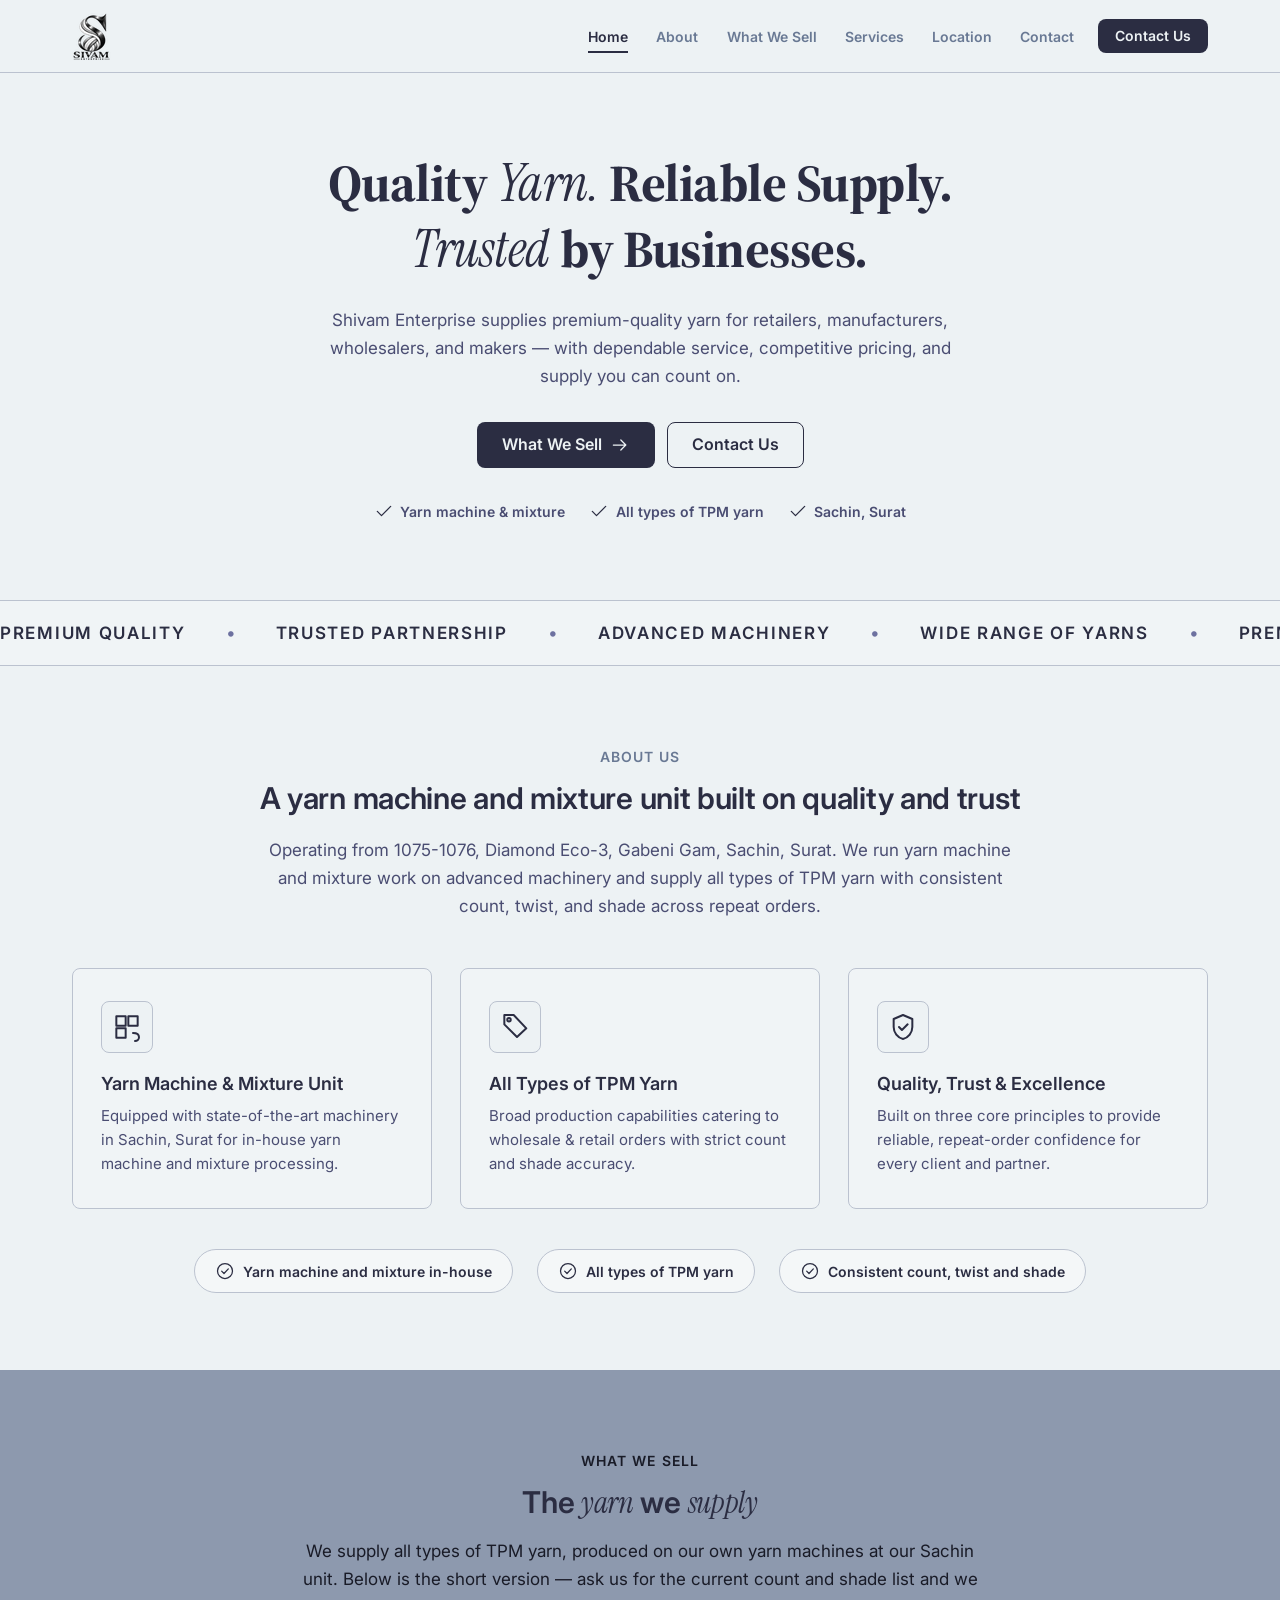
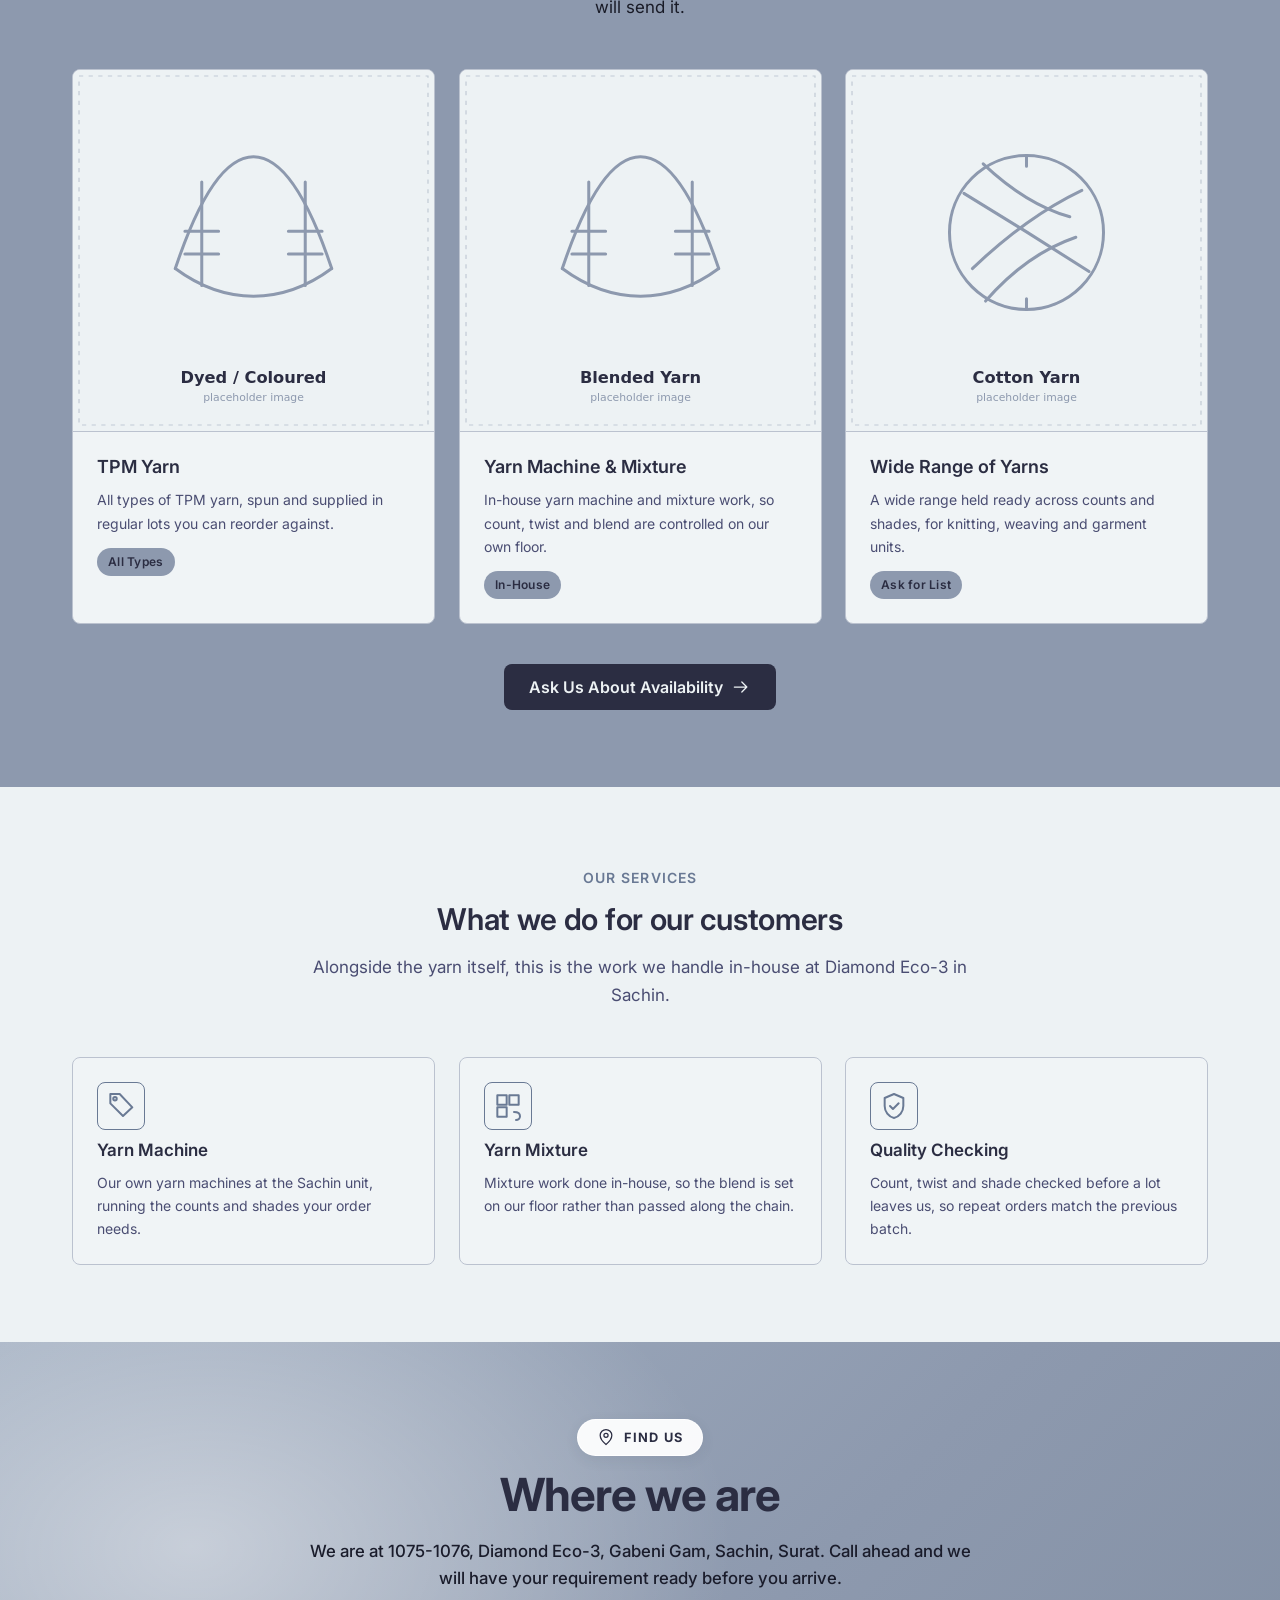
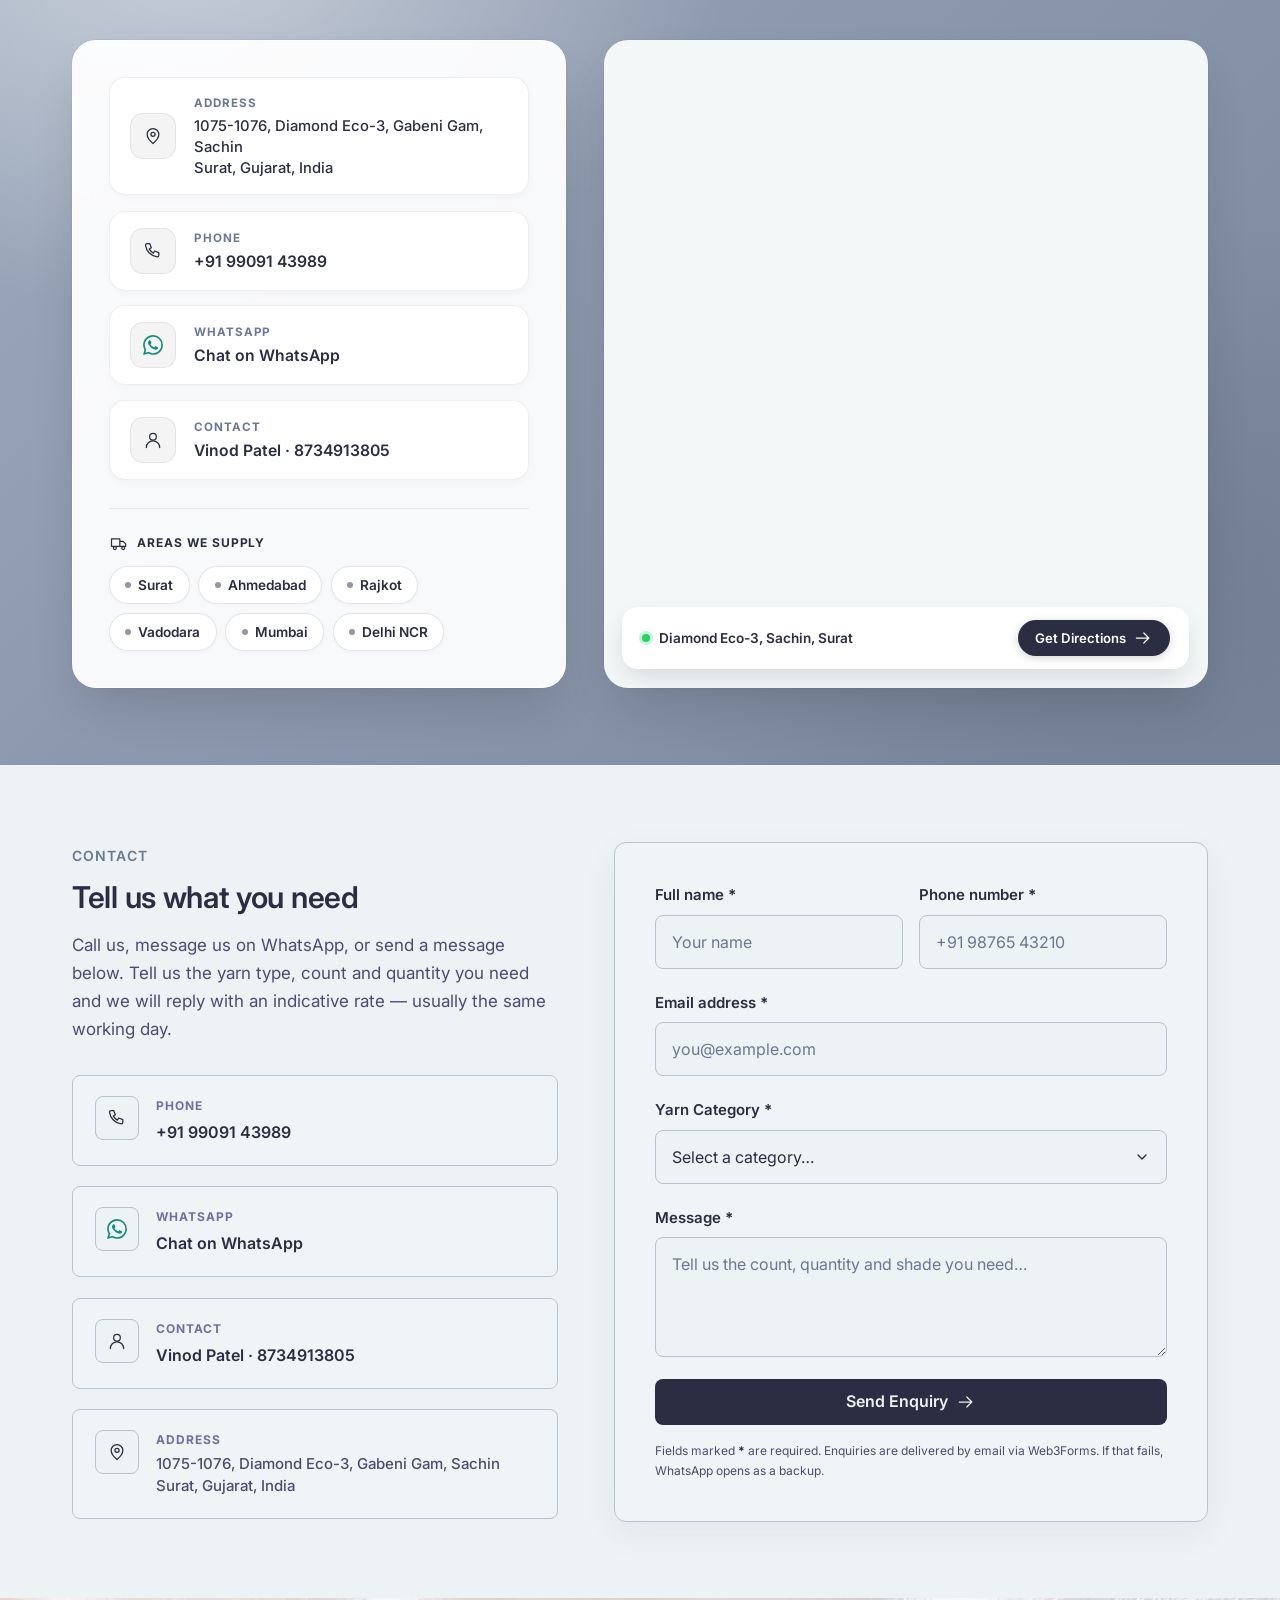
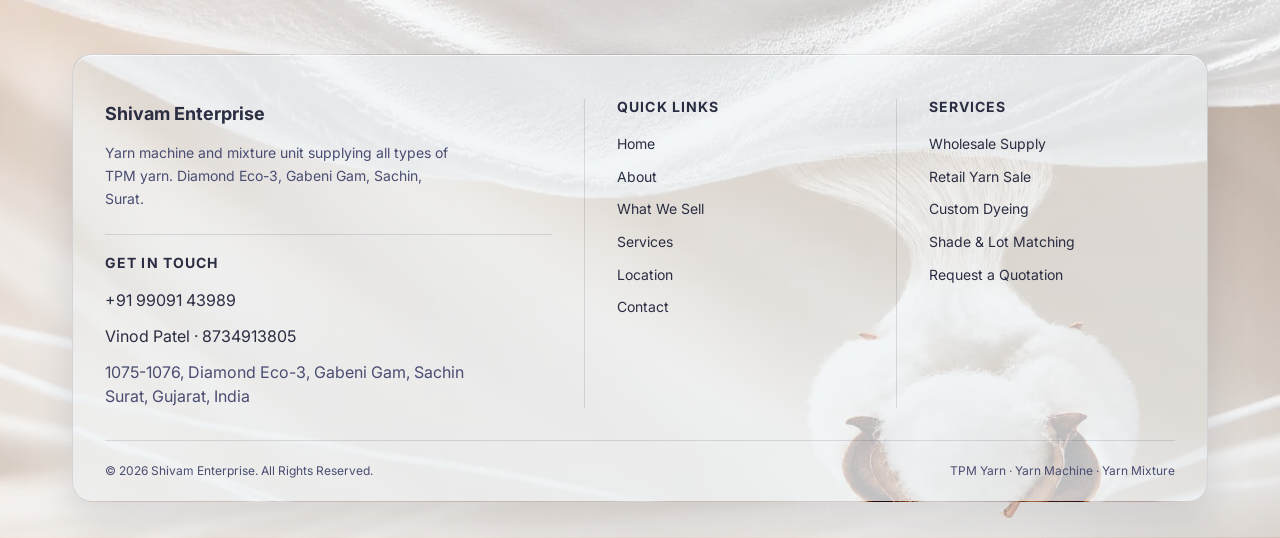
<file: index.html>
<!DOCTYPE html>
<html lang="en">
<head>
<meta charset="utf-8">
<meta name="viewport" content="width=device-width, initial-scale=1">

<!-- ======================================================================
     SEO basics (required by prompt.md section 5)
     Open Graph / favicon / sitemap were intentionally left out of scope.
     ====================================================================== -->
<title>Shivam Enterprise — Yarn Machine &amp; Mixture, Sachin Surat</title>
<meta name="description" content="Shivam Enterprise supplies premium-quality yarn from 1075-1076, Diamond Eco-3, Gabeni Gam, Sachin, Surat. Yarn machine and mixture unit, all types of TPM yarn, wholesale and retail.">
<link rel="canonical" href="https://www.shivamenterprise.in/">
<meta name="theme-color" content="#edf2f4">

<!-- Favicon. One small on-palette SVG, not the full artwork: the logo is a
     detailed portrait mark that would be an unreadable smudge at 16px, and
     Sivam_Enterprise_Logo_Transparent.svg is 1.85 MB because it is a raster
     wrapped in an <svg> tag despite the extension. Pointing five sizes at it
     meant every tab fetch pulled ~1.9 MB. -->
<link rel="icon" type="image/svg+xml" href="images/favicon.svg">
<link rel="icon" type="image/png" sizes="32x32" href="images/favicon-32.png">
<link rel="icon" type="image/png" sizes="16x16" href="images/favicon-16.png">
<link rel="apple-touch-icon" sizes="180x180" href="images/favicon-180.png">

<link rel="preconnect" href="https://fonts.googleapis.com">
<link rel="preconnect" href="https://fonts.gstatic.com" crossorigin>
<!-- Inter for all UI/body/headings (400-700). Instrument Serif for the hero
     headline ONLY, and at weight 400 only - it ships regular-only, so any
     bolder weight would be a synthesised fake. Italic is deliberately not
     requested, so the browser does not download two unused files. -->
<link rel="stylesheet" href="https://fonts.googleapis.com/css2?family=Inter:wght@400;500;600;700&family=Instrument+Serif:ital@0;1&family=Source+Serif+4:ital,opsz,wght@0,8..60,400..700;1,8..60,400..700&display=swap">
<link rel="stylesheet" href="css/style.css">
</head>

<body>

<div class="scroll-progress" id="scroll-progress" aria-hidden="true"></div>

<a class="skip-link" href="#main">Skip to main content</a>

<!-- ======================================================================
     ICON SPRITE - 24x24, currentColor only.
     Most icons are outline style (fill:none, stroke 1.5) - add a new one by
     copying a <symbol> and changing the path data.

     EXCEPTION: i-whatsapp, i-instagram and i-facebook are the official brand
     marks, not house-drawn icons. They are FILLED geometry (fill:currentColor,
     stroke:none via .icon--brand) and carry their own brand colour. Geometry
     from Simple Icons (CC0-1.0, simpleicons.org); the marks themselves are
     trademarks of their owners, used here only to link to those services.
     Colour choices and the rejected Instagram gradient are documented in
     design.md 5.6.
     ====================================================================== -->
<svg class="icon-sprite" aria-hidden="true" focusable="false" xmlns="http://www.w3.org/2000/svg">
  <symbol id="i-menu" viewBox="0 0 24 24"><path d="M3 6h18M3 12h18M3 18h18"/></symbol>
  <symbol id="i-close" viewBox="0 0 24 24"><path d="M6 6l12 12M18 6L6 18"/></symbol>
  <symbol id="i-phone" viewBox="0 0 24 24"><path d="M5 3h3l2 5-2.5 1.5a12 12 0 0 0 5 5L14 12l5 2v3a2 2 0 0 1-2 2A16 16 0 0 1 3 5a2 2 0 0 1 2-2Z"/></symbol>
  <symbol id="i-whatsapp" viewBox="0 0 24 24"><path d="M17.472 14.382c-.297-.149-1.758-.867-2.03-.967-.273-.099-.471-.148-.67.15-.197.297-.767.966-.94 1.164-.173.199-.347.223-.644.075-.297-.15-1.255-.463-2.39-1.475-.883-.788-1.48-1.761-1.653-2.059-.173-.297-.018-.458.13-.606.134-.133.298-.347.446-.52.149-.174.198-.298.298-.497.099-.198.05-.371-.025-.52-.075-.149-.669-1.612-.916-2.207-.242-.579-.487-.5-.669-.51-.173-.008-.371-.01-.57-.01-.198 0-.52.074-.792.372-.272.297-1.04 1.016-1.04 2.479 0 1.462 1.065 2.875 1.213 3.074.149.198 2.096 3.2 5.077 4.487.709.306 1.262.489 1.694.625.712.227 1.36.195 1.871.118.571-.085 1.758-.719 2.006-1.413.248-.694.248-1.289.173-1.413-.074-.124-.272-.198-.57-.347m-5.421 7.403h-.004a9.87 9.87 0 0 1-5.031-1.378l-.361-.214-3.741.982.998-3.648-.235-.374a9.86 9.86 0 0 1-1.51-5.26c.001-5.45 4.436-9.884 9.888-9.884 2.64 0 5.122 1.03 6.988 2.898a9.825 9.825 0 0 1 2.893 6.994c-.003 5.45-4.437 9.884-9.885 9.884m8.413-18.297A11.815 11.815 0 0 0 12.05 0C5.495 0 .16 5.335.157 11.892c0 2.096.547 4.142 1.588 5.945L.057 24l6.305-1.654a11.882 11.882 0 0 0 5.683 1.448h.005c6.554 0 11.89-5.335 11.893-11.893a11.821 11.821 0 0 0-3.48-8.413Z"/></symbol>
  <symbol id="i-mail" viewBox="0 0 24 24"><rect x="3" y="5" width="18" height="14" rx="2"/><path d="m3.5 7 8.5 6 8.5-6"/></symbol>
  <symbol id="i-pin" viewBox="0 0 24 24"><path d="M12 21s7-5.6 7-11a7 7 0 1 0-14 0c0 5.4 7 11 7 11Z"/><circle cx="12" cy="10" r="2.5"/></symbol>
  <symbol id="i-clock" viewBox="0 0 24 24"><circle cx="12" cy="12" r="9"/><path d="M12 7v5l3 2"/></symbol>
  <symbol id="i-check" viewBox="0 0 24 24"><path d="m4 12.5 5 5L20 6.5"/></symbol>
  <symbol id="i-check-circle" viewBox="0 0 24 24"><circle cx="12" cy="12" r="9"/><path d="m8 12.2 2.8 2.8L16 9.5"/></symbol>
  <symbol id="i-alert" viewBox="0 0 24 24"><circle cx="12" cy="12" r="9"/><path d="M12 7.5v5.5M12 16.2v.3"/></symbol>
  <symbol id="i-arrow-right" viewBox="0 0 24 24"><path d="M4 12h15M13 6l6 6-6 6"/></symbol>
  <symbol id="i-arrow-up" viewBox="0 0 24 24"><path d="M12 19V5M5 12l7-7 7 7"/></symbol>
  <symbol id="i-shield" viewBox="0 0 24 24"><path d="M12 3l7 3v6c0 4.2-2.9 7.9-7 9-4.1-1.1-7-4.8-7-9V6l7-3Z"/><path d="m9 12 2.2 2.2L15.5 10"/></symbol>
  <symbol id="i-truck" viewBox="0 0 24 24"><path d="M3 7h10v9H3zM13 10h4l3 3v3h-7z"/><circle cx="7" cy="18" r="1.8"/><circle cx="17" cy="18" r="1.8"/></symbol>
  <symbol id="i-swatch" viewBox="0 0 24 24"><path d="M4 4h7v7H4zM13 4h7v7h-7zM4 13h7v7H4z"/><path d="M16.5 16.5c3 0 4.5 1.4 4.5 3.2 0 1.6-1.3 2.8-3 2.8"/></symbol>
  <symbol id="i-tag" viewBox="0 0 24 24"><path d="M11 3H4v7l9.5 9.5L20.5 13 11 3Z"/><circle cx="7.5" cy="6.5" r="1.3"/></symbol>
  <symbol id="i-award" viewBox="0 0 24 24"><circle cx="12" cy="9" r="5.5"/><path d="m8.5 13.5-1.5 7.5 5-2.5 5 2.5-1.5-7.5"/></symbol>
  <symbol id="i-user" viewBox="0 0 24 24"><circle cx="12" cy="8" r="4"/><path d="M4 21a8 8 0 0 1 16 0"/></symbol>
  <symbol id="i-instagram" viewBox="0 0 24 24"><path d="M7.0301.084c-1.2768.0602-2.1487.264-2.911.5634-.7888.3075-1.4575.72-2.1228 1.3877-.6652.6677-1.075 1.3368-1.3802 2.127-.2954.7638-.4956 1.6365-.552 2.914-.0564 1.2775-.0689 1.6882-.0626 4.947.0062 3.2586.0206 3.6671.0825 4.9473.061 1.2765.264 2.1482.5635 2.9107.308.7889.72 1.4573 1.388 2.1228.6679.6655 1.3365 1.0743 2.1285 1.38.7632.295 1.6361.4961 2.9134.552 1.2773.056 1.6884.069 4.9462.0627 3.2578-.0062 3.668-.0207 4.9478-.0814 1.28-.0607 2.147-.2652 2.9098-.5633.7889-.3086 1.4578-.72 2.1228-1.3881.665-.6682 1.0745-1.3378 1.3795-2.1284.2957-.7632.4966-1.636.552-2.9124.056-1.2809.0692-1.6898.063-4.948-.0063-3.2583-.021-3.6668-.0817-4.9465-.0607-1.2797-.264-2.1487-.5633-2.9117-.3084-.7889-.72-1.4568-1.3876-2.1228C21.2982 1.33 20.628.9208 19.8378.6165 19.074.321 18.2017.1197 16.9244.0645 15.6471.0093 15.236-.005 11.977.0014 8.718.0076 8.31.0215 7.0301.0839m.1402 21.6932c-1.17-.0509-1.8053-.2453-2.2287-.408-.5606-.216-.96-.4771-1.3819-.895-.422-.4178-.6811-.8186-.9-1.378-.1644-.4234-.3624-1.058-.4171-2.228-.0595-1.2645-.072-1.6442-.079-4.848-.007-3.2037.0053-3.583.0607-4.848.05-1.169.2456-1.805.408-2.2282.216-.5613.4762-.96.895-1.3816.4188-.4217.8184-.6814 1.3783-.9003.423-.1651 1.0575-.3614 2.227-.4171 1.2655-.06 1.6447-.072 4.848-.079 3.2033-.007 3.5835.005 4.8495.0608 1.169.0508 1.8053.2445 2.228.408.5608.216.96.4754 1.3816.895.4217.4194.6816.8176.9005 1.3787.1653.4217.3617 1.056.4169 2.2263.0602 1.2655.0739 1.645.0796 4.848.0058 3.203-.0055 3.5834-.061 4.848-.051 1.17-.245 1.8055-.408 2.2294-.216.5604-.4763.96-.8954 1.3814-.419.4215-.8181.6811-1.3783.9-.4224.1649-1.0577.3617-2.2262.4174-1.2656.0595-1.6448.072-4.8493.079-3.2045.007-3.5825-.006-4.848-.0608M16.953 5.5864A1.44 1.44 0 1 0 18.39 4.144a1.44 1.44 0 0 0-1.437 1.4424M5.8385 12.012c.0067 3.4032 2.7706 6.1557 6.173 6.1493 3.4026-.0065 6.157-2.7701 6.1506-6.1733-.0065-3.4032-2.771-6.1565-6.174-6.1498-3.403.0067-6.156 2.771-6.1496 6.1738M8 12.0077a4 4 0 1 1 4.008 3.9921A3.9996 3.9996 0 0 1 8 12.0077"/></symbol>
  <symbol id="i-facebook" viewBox="0 0 24 24"><path d="M9.101 23.691v-7.98H6.627v-3.667h2.474v-1.58c0-4.085 1.848-5.978 5.858-5.978.401 0 .955.042 1.468.103a8.68 8.68 0 0 1 1.141.195v3.325a8.623 8.623 0 0 0-.653-.036 26.805 26.805 0 0 0-.733-.009c-.707 0-1.259.096-1.675.309a1.686 1.686 0 0 0-.679.622c-.258.42-.374.995-.374 1.752v1.297h3.919l-.386 2.103-.287 1.564h-3.246v8.245C19.396 23.238 24 18.179 24 12.044c0-6.627-5.373-12-12-12s-12 5.373-12 12c0 5.628 3.874 10.35 9.101 11.647Z"/></symbol>
</svg>

<!-- ======================================================================
     NAVBAR
     ====================================================================== -->
<header class="site-header" id="top">
  <nav class="container nav" aria-label="Primary">
    <a class="brand" href="#home">
      <picture>
        <source srcset="images/logo.webp" type="image/webp">
        <img class="brand__logo" src="images/logo.png"
             srcset="images/logo-2x.png 2x, images/logo-3x.png 3x"
             width="39" height="48" alt="Shivam Enterprise" decoding="async">
      </picture>
    </a>


    <button class="nav__toggle" type="button"
            aria-expanded="false" aria-controls="nav-menu" aria-label="Open menu">
      <svg class="icon icon--menu" aria-hidden="true"><use href="#i-menu"></use></svg>
      <svg class="icon icon--close" aria-hidden="true"><use href="#i-close"></use></svg>
    </button>

    <div class="nav__menu" id="nav-menu">
      <ul class="nav__links">
        <li><a class="nav__link is-active" href="#home" data-nav="home">Home</a></li>
        <li><a class="nav__link" href="#about" data-nav="about">About</a></li>
        <li><a class="nav__link" href="#what-we-sell" data-nav="sell">What We Sell</a></li>
        <li><a class="nav__link" href="#services" data-nav="services">Services</a></li>
        <li><a class="nav__link" href="#location" data-nav="location">Location</a></li>
        <li><a class="nav__link" href="#contact" data-nav="contact">Contact</a></li>
      </ul>
      <div class="nav__actions">
        <a class="btn btn--primary btn--small" href="#contact">Contact Us</a>
      </div>
    </div>
  </nav>
</header>

<main id="main">

  <!-- ====================================================================
       1. HERO — text only, centred at every width.
       EDIT: the <h1> and the paragraph below are the two most important
       lines of copy on the site.

       The headline mixes two display faces word by word:
         .font-source-serif  -> Source Serif 4, normal, 700  (structural words)
         .font-serif-italic  -> Instrument Serif, italic, 400 (accent words)
       .hero__title-line forces the break between the two lines. Keep both
       faces inside the .hero__title only - everything else is Inter.
       ==================================================================== -->
  <section class="hero" id="home" data-nav="home" aria-labelledby="hero-title">
    <div class="container hero__grid">
      <div class="hero__body">
        <h1 class="hero__title" id="hero-title">
          <span class="hero__title-line"><span class="font-source-serif">Quality</span> <span class="font-serif-italic">Yarn.</span> <span class="font-source-serif">Reliable Supply.</span></span>
          <span class="hero__title-line"><span class="font-serif-italic">Trusted</span> <span class="font-source-serif">by Businesses.</span></span>
        </h1>
        <p class="hero__text">
          Shivam Enterprise supplies premium-quality yarn for retailers,
          manufacturers, wholesalers, and makers — with dependable service,
          competitive pricing, and supply you can count on.
        </p>
        <div class="hero__actions">
          <a class="btn btn--primary" href="#what-we-sell">
            What We Sell <svg class="icon" aria-hidden="true"><use href="#i-arrow-right"></use></svg>
          </a>
          <a class="btn btn--secondary" href="#contact">Contact Us</a>
        </div>
        <ul class="hero__points">
          <li><svg class="icon" aria-hidden="true"><use href="#i-check"></use></svg> Yarn machine &amp; mixture</li>
          <li><svg class="icon" aria-hidden="true"><use href="#i-check"></use></svg> All types of TPM yarn</li>
          <li><svg class="icon" aria-hidden="true"><use href="#i-check"></use></svg> Sachin, Surat</li>
        </ul>
      </div>
    </div>
  </section>

  <!-- ====================================================================
       2. VALUE BAND  (Lavender Grey - the 30% surface)
       These four come from the company signage. EDIT if you would rather
       show real figures here (years in business, tonnage, clients).
       ==================================================================== -->
  <section class="ticker" aria-label="Business highlights">
    <div class="ticker__track">
      <div class="ticker__content">
        <span class="ticker__item">Premium Quality</span>
        <span class="ticker__dot">&bull;</span>
        <span class="ticker__item">Trusted Partnership</span>
        <span class="ticker__dot">&bull;</span>
        <span class="ticker__item">Advanced Machinery</span>
        <span class="ticker__dot">&bull;</span>
        <span class="ticker__item">Wide Range of Yarns</span>
        <span class="ticker__dot">&bull;</span>
        <span class="ticker__item">Premium Quality</span>
        <span class="ticker__dot">&bull;</span>
        <span class="ticker__item">Trusted Partnership</span>
        <span class="ticker__dot">&bull;</span>
        <span class="ticker__item">Advanced Machinery</span>
        <span class="ticker__dot">&bull;</span>
        <span class="ticker__item">Wide Range of Yarns</span>
        <span class="ticker__dot">&bull;</span>
      </div>
      <div class="ticker__content" aria-hidden="true">
        <span class="ticker__item">Premium Quality</span>
        <span class="ticker__dot">&bull;</span>
        <span class="ticker__item">Trusted Partnership</span>
        <span class="ticker__dot">&bull;</span>
        <span class="ticker__item">Advanced Machinery</span>
        <span class="ticker__dot">&bull;</span>
        <span class="ticker__item">Wide Range of Yarns</span>
        <span class="ticker__dot">&bull;</span>
        <span class="ticker__item">Premium Quality</span>
        <span class="ticker__dot">&bull;</span>
        <span class="ticker__item">Trusted Partnership</span>
        <span class="ticker__dot">&bull;</span>
        <span class="ticker__item">Advanced Machinery</span>
        <span class="ticker__dot">&bull;</span>
        <span class="ticker__item">Wide Range of Yarns</span>
        <span class="ticker__dot">&bull;</span>
      </div>
    </div>
  </section>

  <!-- ====================================================================
       3. ABOUT US
       EDIT: the two paragraphs and the checklist.
       ==================================================================== -->
  <section class="section" id="about" data-nav="about" aria-labelledby="about-title">
    <div class="container">
      
      <div class="about__head">
        <span class="eyebrow">About Us</span>
        <h2 id="about-title">A yarn machine and mixture unit built on quality and trust</h2>
        <p class="about__intro">
          Operating from 1075-1076, Diamond Eco-3, Gabeni Gam, Sachin, Surat. We run yarn machine
          and mixture work on advanced machinery and supply all types of TPM yarn with consistent count, twist, and shade across repeat orders.
        </p>
      </div>

      <div class="about__features">
        <div class="about-card">
          <div class="about-card__icon">
            <svg class="icon icon--lg" aria-hidden="true"><use href="#i-swatch"></use></svg>
          </div>
          <h3 class="about-card__title">Yarn Machine &amp; Mixture Unit</h3>
          <p class="about-card__desc">
            Equipped with state-of-the-art machinery in Sachin, Surat for in-house yarn machine and mixture processing.
          </p>
        </div>

        <div class="about-card">
          <div class="about-card__icon">
            <svg class="icon icon--lg" aria-hidden="true"><use href="#i-tag"></use></svg>
          </div>
          <h3 class="about-card__title">All Types of TPM Yarn</h3>
          <p class="about-card__desc">
            Broad production capabilities catering to wholesale &amp; retail orders with strict count and shade accuracy.
          </p>
        </div>

        <div class="about-card">
          <div class="about-card__icon">
            <svg class="icon icon--lg" aria-hidden="true"><use href="#i-shield"></use></svg>
          </div>
          <h3 class="about-card__title">Quality, Trust &amp; Excellence</h3>
          <p class="about-card__desc">
            Built on three core principles to provide reliable, repeat-order confidence for every client and partner.
          </p>
        </div>
      </div>

      <div class="about__highlights">
        <div class="about__pill">
          <svg class="icon" aria-hidden="true"><use href="#i-check-circle"></use></svg>
          <span>Yarn machine and mixture in-house</span>
        </div>
        <div class="about__pill">
          <svg class="icon" aria-hidden="true"><use href="#i-check-circle"></use></svg>
          <span>All types of TPM yarn</span>
        </div>
        <div class="about__pill">
          <svg class="icon" aria-hidden="true"><use href="#i-check-circle"></use></svg>
          <span>Consistent count, twist and shade</span>
        </div>
      </div>

    </div>
  </section>

  <!-- ====================================================================
       4. WHAT WE SELL
       Informational only: no prices, no per-item buttons, no ordering.
       TODO: these 3 cards cover only what the company signage confirms.
       Replace them with your real product list — copy or delete a whole
       <article> to add or remove a type, and point each <img> at a real
       photo in images/categories/.
       ==================================================================== -->
  <section class="section section--lav" id="what-we-sell" data-nav="sell" aria-labelledby="sell-title">
    <div class="container">
      <div class="section-head">
        <span class="eyebrow">What We Sell</span>
        <h2 id="sell-title">The <span class="font-serif-italic">yarn</span> we <span class="font-serif-italic">supply</span></h2>
        <p class="lead" style="margin-top:1rem">
          We supply all types of TPM yarn, produced on our own yarn machines
          at our Sachin unit. Below is the short version — ask us for the
          current count and shade list and we will send it.
        </p>
      </div>

      <div class="grid grid--3">

        <article class="card card--info">
          <div class="card__media">
            <img src="images/categories/dyed.svg" width="600" height="600"
                 alt="Placeholder image - melange yarn in assorted shades" loading="lazy" decoding="async">
          </div>
          <div class="card__body">
            <h3 class="card__title">TPM Yarn</h3>
            <p class="card__desc">All types of TPM yarn, spun and supplied in regular lots you can reorder against.</p>
            <span class="tag">All Types</span>
          </div>
        </article>

        <article class="card card--info">
          <div class="card__media">
            <img src="images/categories/blended.svg" width="600" height="600"
                 alt="Placeholder image - blended yarn mixture" loading="lazy" decoding="async">
          </div>
          <div class="card__body">
            <h3 class="card__title">Yarn Machine &amp; Mixture</h3>
            <p class="card__desc">In-house yarn machine and mixture work, so count, twist and blend are controlled on our own floor.</p>
            <span class="tag">In-House</span>
          </div>
        </article>

        <article class="card card--info">
          <div class="card__media">
            <img src="images/categories/cotton.svg" width="600" height="600"
                 alt="Placeholder image - wide range of yarn cones" loading="lazy" decoding="async">
          </div>
          <div class="card__body">
            <h3 class="card__title">Wide Range of Yarns</h3>
            <p class="card__desc">A wide range held ready across counts and shades, for knitting, weaving and garment units.</p>
            <span class="tag">Ask for List</span>
          </div>
        </article>

      </div>

      <p style="text-align:center;margin-top:2.5rem">
        <a class="btn btn--primary" href="#contact">
          Ask Us About Availability <svg class="icon" aria-hidden="true"><use href="#i-arrow-right"></use></svg>
        </a>
      </p>
    </div>
  </section>

  <!-- ====================================================================
       5. OUR SERVICES
       EDIT: keep only the services you genuinely offer. To add one, copy a
       whole <article class="service"> and pick an icon id from the sprite
       at the top of this file.
       ==================================================================== -->
  <section class="section" id="services" data-nav="services" aria-labelledby="services-title">
    <div class="container">
      <div class="section-head">
        <span class="eyebrow">Our Services</span>
        <h2 id="services-title">What we do for our customers</h2>
        <p class="lead" style="margin-top:1rem">
          Alongside the yarn itself, this is the work we handle in-house at
          Diamond Eco-3 in Sachin.
        </p>
      </div>

      <div class="grid grid--3">

        <article class="service">
          <span class="service__icon"><svg class="icon icon--lg" aria-hidden="true"><use href="#i-tag"></use></svg></span>
          <h3>Yarn Machine</h3>
          <p>Our own yarn machines at the Sachin unit, running the counts and shades your order needs.</p>
        </article>

        <article class="service">
          <span class="service__icon"><svg class="icon icon--lg" aria-hidden="true"><use href="#i-swatch"></use></svg></span>
          <h3>Yarn Mixture</h3>
          <p>Mixture work done in-house, so the blend is set on our floor rather than passed along the chain.</p>
        </article>

        <article class="service">
          <span class="service__icon"><svg class="icon icon--lg" aria-hidden="true"><use href="#i-shield"></use></svg></span>
          <h3>Quality Checking</h3>
          <p>Count, twist and shade checked before a lot leaves us, so repeat orders match the previous batch.</p>
        </article>

      </div>
    </div>
  </section>

  <!-- ====================================================================
       6. LOCATION
       The address, map and service areas are all rendered from js/data.js
       (SITE.contact.address, SITE.mapEmbed, SITE.areas). Nothing here needs
       editing - change those values in js/data.js instead.
       ==================================================================== -->
  <section class="section section--location" id="location" data-nav="location" aria-labelledby="location-title">
    <div class="container">
      <div class="section-head">
        <span class="eyebrow eyebrow--badge">
          <svg class="icon icon--pin" width="15" height="15" aria-hidden="true"><use href="#i-pin"></use></svg>
          Find Us
        </span>
        <h2 id="location-title">Where we are</h2>
        <p class="lead" style="margin-top:1rem">
          We are at 1075-1076, Diamond Eco-3, Gabeni Gam, Sachin, Surat. Call
          ahead and we will have your requirement ready before you arrive.
        </p>
      </div>

      <div class="location__grid">

        <div class="location__panel reveal">
          <div class="contact-list" style="margin-top:0" id="location-contact"><!-- filled by js/main.js --></div>

          <div class="areas__box">
            <p class="areas__title">
              <svg class="icon" width="16" height="16" aria-hidden="true"><use href="#i-truck"></use></svg>
              <span>Areas We Supply</span>
            </p>
            <ul class="areas__list" id="areas-list"><!-- filled by js/main.js --></ul>
          </div>
        </div>

        <div class="map-container reveal">
          <div class="map" id="map"><!-- filled by js/main.js --></div>
          <div class="map__overlay">
            <div class="map__chip">
              <span class="map__chip-dot" aria-hidden="true"></span>
              <span class="map__chip-text">Diamond Eco-3, Sachin, Surat</span>
            </div>
            <a class="map__directions-btn" href="https://www.google.com/maps/dir/?api=1&destination=1075-1076,+Diamond+Eco-3,+Gabeni+Gam,+Sachin,+Surat,+Gujarat" target="_blank" rel="noopener">
              <span>Get Directions</span>
              <svg class="icon icon--sm" width="13" height="13" aria-hidden="true"><use href="#i-arrow-right"></use></svg>
            </a>
          </div>
        </div>

      </div>
    </div>
  </section>

  <!-- OPTIONAL: testimonials
       If you have 2-3 short client quotes, insert a <section class="section"
       id="testimonials"> block here using the .grid--3 + .card classes already
       defined in css/style.css. No CSS changes are needed.

  <section class="section" id="testimonials" aria-labelledby="testimonials-title">
    <div class="container">
      <div class="section-head">
        <span class="eyebrow">Testimonials</span>
        <h2 id="testimonials-title">What our clients say</h2>
      </div>
      <div class="grid grid--3">
        <article class="card"><div class="card__body">
          <p class="card__desc">"Quote goes here."</p>
          <h3 class="card__title" style="font-size:1rem">Client Name</h3>
          <span class="card__spec">Business, City</span>
        </div></article>
      </div>
    </div>
  </section>
  -->

  <!-- ====================================================================
       7. CONTACT / ENQUIRY
       EDIT: nothing in the left column. All contact values live in
       js/data.js under SITE.contact, so there is one place to change them.
       The <noscript> block below repeats them as static text.
       ==================================================================== -->
  <section class="section" id="contact" data-nav="contact" aria-labelledby="contact-title">
    <div class="container contact__grid">

      <div class="contact__info">
        <span class="eyebrow">Contact</span>
        <h2 id="contact-title">Tell us what you need</h2>
        <p class="lead" style="margin-top:1rem">
          Call us, message us on WhatsApp, or send a message below. Tell us the
          yarn type, count and quantity you need and we will reply with an
          indicative rate — usually the same working day.
        </p>

        <div class="contact-list" id="contact-list"><!-- filled by js/main.js --></div>

        <noscript>
          <ul class="contact-list">
            <li class="contact-item">
              <span class="contact-item__icon"><svg class="icon" aria-hidden="true"><use href="#i-phone"></use></svg></span>
              <span>
                <span class="contact-item__label">Phone</span>
                <a class="contact-item__value" href="tel:+919909143989">+91 99091 43989</a>
              </span>
            </li>
            <li class="contact-item">
              <span class="contact-item__icon"><svg class="icon" aria-hidden="true"><use href="#i-user"></use></svg></span>
              <span>
                <span class="contact-item__label">Contact</span>
                <a class="contact-item__value" href="tel:+918734913805">Vinod Patel &middot; 8734913805</a>
              </span>
            </li>
            <li class="contact-item">
              <span class="contact-item__icon"><svg class="icon" aria-hidden="true"><use href="#i-pin"></use></svg></span>
              <span>
                <span class="contact-item__label">Address</span>
                <span class="contact-item__value contact-item__value--plain">1075-1076, Diamond Eco-3, Gabeni Gam, Sachin<br>Surat, Gujarat, India</span>
              </span>
            </li>
          </ul>
        </noscript>
      </div>

      <!-- ENQUIRY FORM — powered by Web3Forms (https://web3forms.com)
           Access key is set in js/data.js → SITE.form.web3formsKey
           Fallback: if submission fails, WhatsApp opens with the enquiry. -->
      <form class="form" id="enquiry-form" novalidate>

        <!-- Web3Forms configuration fields -->
        <input type="hidden" name="access_key" id="w3f-access-key" value="">
        <input type="hidden" name="subject" id="w3f-subject" value="New Enquiry — Shivam Enterprise">
        <input type="hidden" name="from_name" id="w3f-from-name" value="Shivam Enterprise Website">
        <input type="hidden" name="replyto" id="w3f-replyto" value="">
        <!-- Honeypot spam trap -->
        <input type="checkbox" name="botcheck" style="display:none" tabindex="-1" aria-hidden="true">

        <div class="form__status" id="form-status" role="status" aria-live="polite">
          <svg class="icon" aria-hidden="true"><use href="#i-check-circle"></use></svg>
          <span id="form-status-text"></span>
        </div>

        <div class="form__row">
          <div class="field">
            <label class="field__label" for="f-name">
              Full name <span class="field__hint" aria-hidden="true">*</span>
            </label>
            <input class="field__control" id="f-name" name="name" type="text"
                   autocomplete="name" placeholder="Your name" required
                   aria-describedby="e-name">
            <p class="field__error" id="e-name">
              <svg class="icon" aria-hidden="true"><use href="#i-alert"></use></svg>
              <span>Please enter your name.</span>
            </p>
          </div>

          <div class="field">
            <label class="field__label" for="f-phone">
              Phone number <span class="field__hint" aria-hidden="true">*</span>
            </label>
            <input class="field__control" id="f-phone" name="phone" type="tel"
                   autocomplete="tel" placeholder="+91 98765 43210" required
                   aria-describedby="e-phone">
            <p class="field__error" id="e-phone">
              <svg class="icon" aria-hidden="true"><use href="#i-alert"></use></svg>
              <span>Enter a valid phone number (7 to 15 digits).</span>
            </p>
          </div>
        </div>

        <div class="field">
          <label class="field__label" for="f-email">
            Email address <span class="field__hint" aria-hidden="true">*</span>
          </label>
          <input class="field__control" id="f-email" name="email" type="email"
                 autocomplete="email" placeholder="you@example.com" required
                 aria-describedby="e-email">
          <p class="field__error" id="e-email">
            <svg class="icon" aria-hidden="true"><use href="#i-alert"></use></svg>
            <span>Enter a valid email address.</span>
          </p>
        </div>

        <!-- Yarn Category dropdown -->
        <div class="field">
          <label class="field__label" for="f-category">
            Yarn Category <span class="field__hint" aria-hidden="true">*</span>
          </label>
          <select class="field__control field__select" id="f-category" name="category" required
                  aria-describedby="e-category">
            <option value="" disabled selected>Select a category…</option>
            <option value="TPM Yarn">TPM Yarn</option>
            <option value="Polyester Yarn">Polyester Yarn</option>
            <option value="Cotton Yarn">Cotton Yarn</option>
            <option value="Blended Yarn">Blended Yarn (Cotton-Polyester)</option>
            <option value="Melange Yarn">Melange / Slub Yarn</option>
            <option value="Fancy Yarn">Fancy / Textured Yarn</option>
            <option value="Yarn Mixture">Yarn Mixture (Custom Blend)</option>
            <option value="Other">Other / Not Sure</option>
          </select>
          <p class="field__error" id="e-category">
            <svg class="icon" aria-hidden="true"><use href="#i-alert"></use></svg>
            <span>Please select a yarn category.</span>
          </p>
        </div>

        <div class="field">
          <label class="field__label" for="f-message">
            Message <span class="field__hint" aria-hidden="true">*</span>
          </label>
          <textarea class="field__control" id="f-message" name="message" required
                    placeholder="Tell us the count, quantity and shade you need…"
                    aria-describedby="e-message"></textarea>
          <p class="field__error" id="e-message">
            <svg class="icon" aria-hidden="true"><use href="#i-alert"></use></svg>
            <span>Please tell us what you need.</span>
          </p>
        </div>

        <button class="btn btn--primary btn--block" type="submit" id="form-submit">
          <span id="form-submit-text">Send Enquiry</span>
          <svg class="icon" aria-hidden="true"><use href="#i-arrow-right"></use></svg>
        </button>

        <p class="form__note">
          Fields marked <span class="field__hint" aria-hidden="true">*</span> are required.
          Enquiries are delivered by email via Web3Forms. If that fails, WhatsApp opens as a backup.
        </p>
      </form>

    </div>
  </section>

</main>

<!-- ======================================================================
     FOOTER
     ===================================================================== -->
<footer class="site-footer">
  <!-- Drifting aurora behind the glass. Purely decorative: the spans are empty
       and hidden from assistive tech, so the footer still reads as its real
       content. Drift is disabled under prefers-reduced-motion. -->
  <span class="site-footer__glow site-footer__glow--a" aria-hidden="true"></span>
  <span class="site-footer__glow site-footer__glow--b" aria-hidden="true"></span>

  <div class="container">
    <div class="footer__glass">

      <!-- ==================================================================
           FOOTER COLUMNS

           These are NOT cards. .footer__glass above is the only card in the
           footer; the three blocks below are bare layout columns, separated by
           a hairline rule and by space. They used to be glass cards in their
           own right, which nested four boxes inside each other and made the
           footer read as a row of tiles. Do not give them a fill, border,
           shadow or backdrop-filter.

           The first column is deliberately WIDER (1.6fr of 1.6fr 1fr 1fr) and
           carries the two things a visitor actually needs at the bottom of a
           page: who this is, and how to reach them. Keeping them in one column
           puts the phone number directly under the business name, which is the
           order people read it in.

           The contact rows are rendered by js/main.js from js/data.js, so the
           phone, the second contact and the address are edited in ONE place
           and stay correct everywhere else on the site. Do not hand-type them
           here.

           The social row lives at the end of this column. js/main.js keeps it
           hidden until real profile URLs exist in js/data.js, so the footer
           never ships a dead icon.
           ================================================================== -->
      <div class="footer__grid">

        <div class="footer__card footer__card--lead">
          <a class="footer__brand" href="#home">Shivam Enterprise</a>
          <p class="footer__tagline">
            Yarn machine and mixture unit supplying all types of TPM yarn.
            Diamond Eco-3, Gabeni Gam, Sachin, Surat.
          </p>

          <h2 class="footer__title footer__title--divided">Get In Touch</h2>
          <ul class="footer__list" id="footer-contact"><!-- filled by js/main.js --></ul>

          <div class="footer__social" hidden></div>
        </div>

        <div class="footer__card">
          <h2 class="footer__title">Quick Links</h2>
          <ul class="footer__list">
            <li><a href="#home">Home</a></li>
            <li><a href="#about">About</a></li>
            <li><a href="#what-we-sell">What We Sell</a></li>
            <li><a href="#services">Services</a></li>
            <li><a href="#location">Location</a></li>
            <li><a href="#contact">Contact</a></li>
          </ul>
        </div>

        <div class="footer__card">
          <h2 class="footer__title">Services</h2>
          <ul class="footer__list">
            <li><a href="#services">Wholesale Supply</a></li>
            <li><a href="#services">Retail Yarn Sale</a></li>
            <li><a href="#services">Custom Dyeing</a></li>
            <li><a href="#services">Shade &amp; Lot Matching</a></li>
            <li><a href="#contact">Request a Quotation</a></li>
          </ul>
        </div>

      </div>

      <div class="footer__bar">
        <span>&copy; <span id="year">2026</span> Shivam Enterprise. All Rights Reserved.</span>
        <span>TPM Yarn &middot; Yarn Machine &middot; Yarn Mixture</span>
      </div>
    </div>
  </div>
</footer>

<button class="back-to-top" id="back-to-top" type="button" aria-label="Scroll back to top">
  <svg class="icon" aria-hidden="true"><use href="#i-arrow-up"></use></svg>
</button>

<script src="js/data.js" defer></script>
<script src="js/main.js" defer></script>
</body>
</html>
</file>
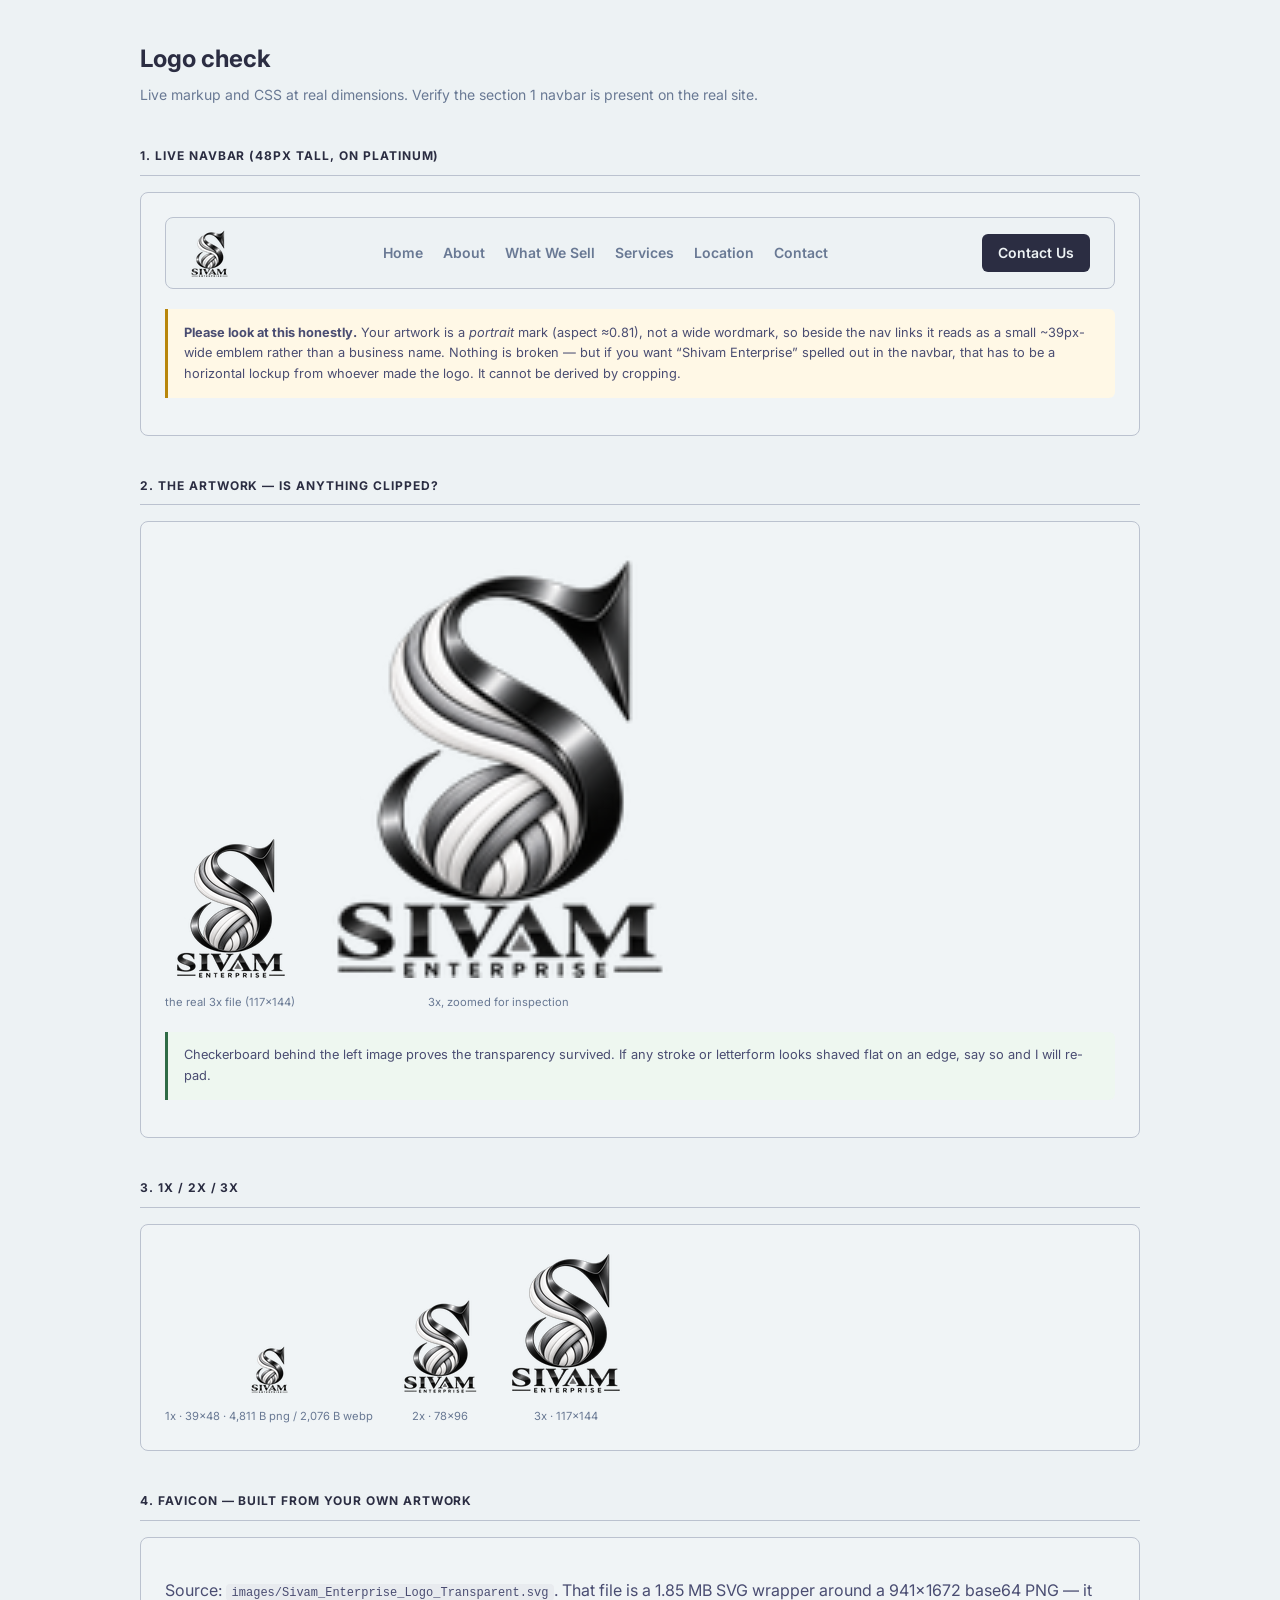
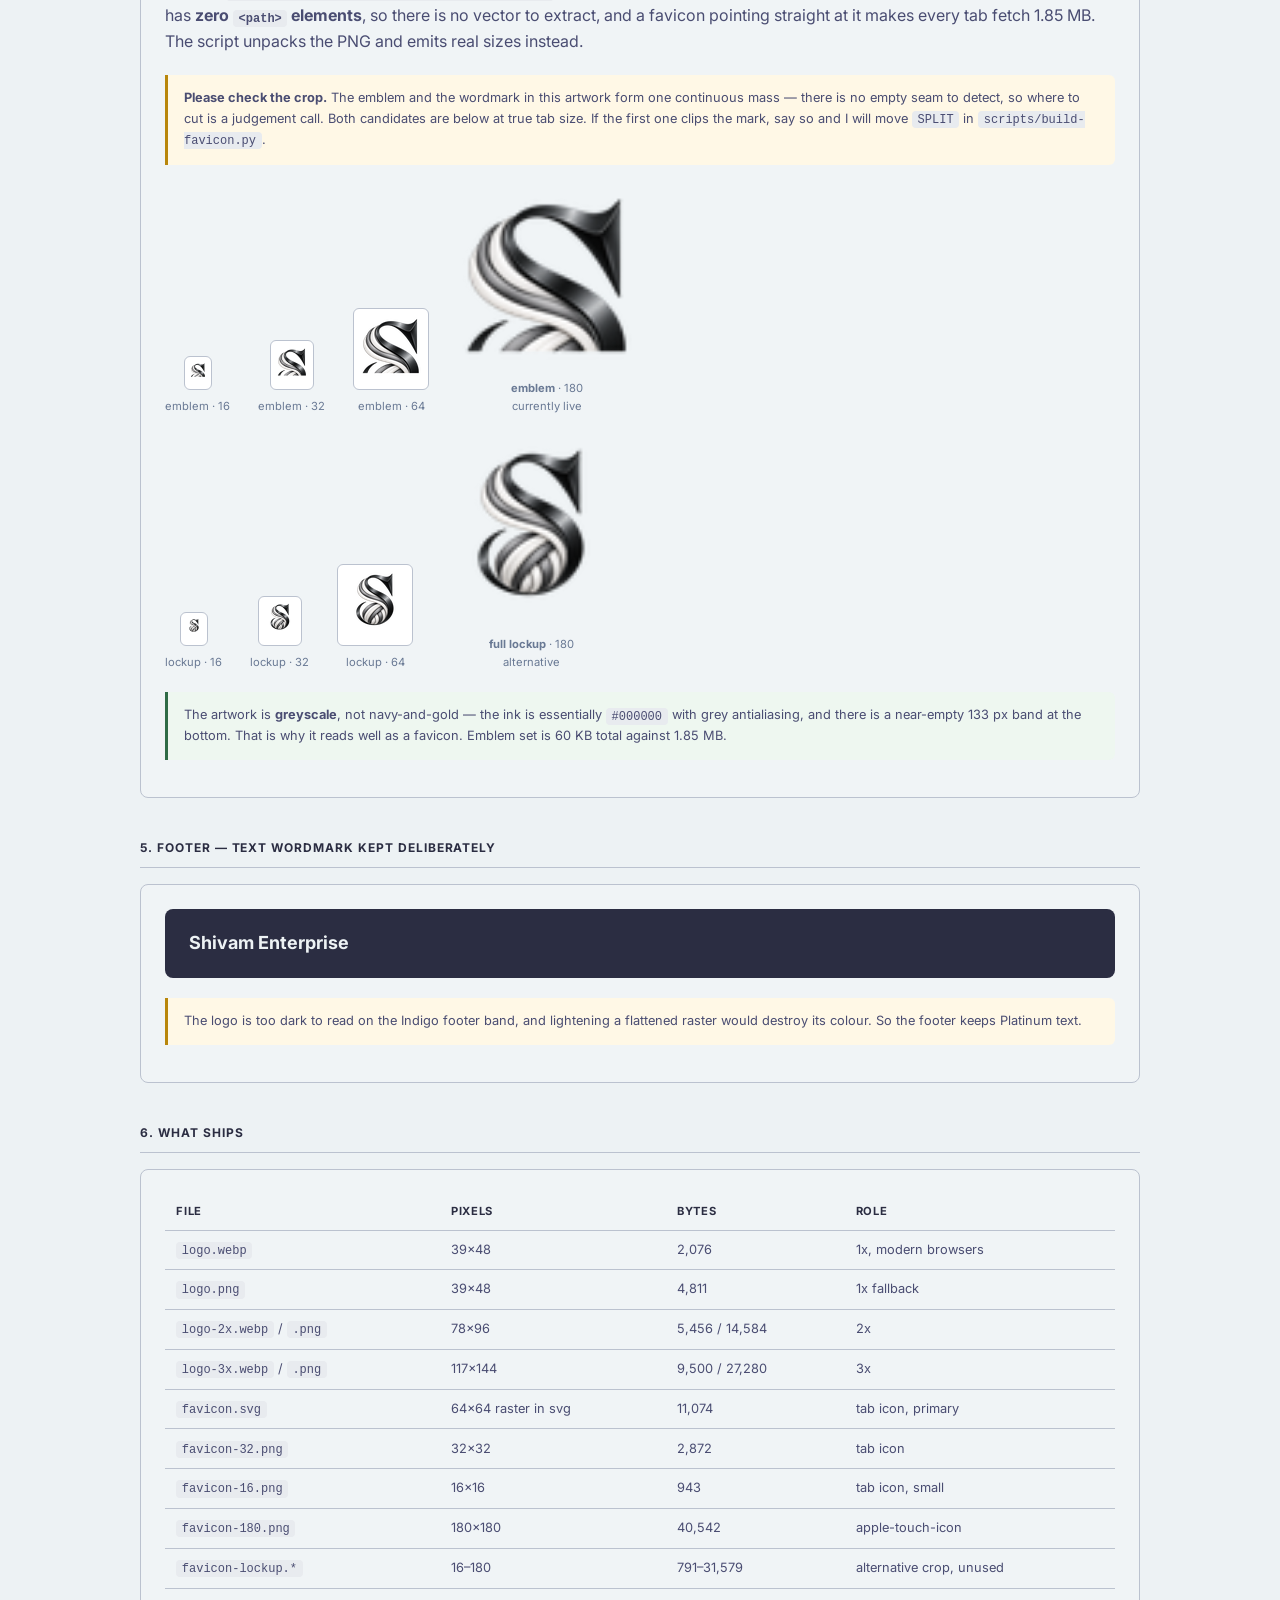
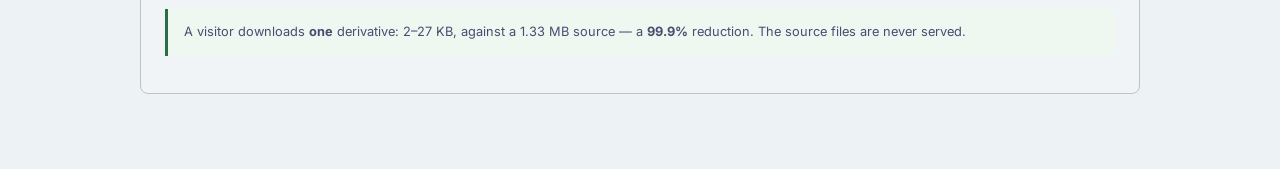
<file: logo-check.html>
<!DOCTYPE html>
<html lang="en">
<head>
<meta charset="utf-8">
<meta name="viewport" content="width=device-width, initial-scale=1">
<title>Logo check &mdash; Shivam Enterprise</title>
<link rel="icon" href="images/favicon.svg" type="image/svg+xml">
<link rel="preconnect" href="https://fonts.googleapis.com">
<link rel="preconnect" href="https://fonts.gstatic.com" crossorigin>
<link href="https://fonts.googleapis.com/css2?family=Inter:wght@400;500;600;700&display=swap" rel="stylesheet">
<style>
  :root { --platinum:#edf2f4; --lavender:#8d99ae; --indigo:#2b2d42; --lav-400:#697994; --plat-600:#f0f4f6; --lav-700:#bbc2cf; }
  * { box-sizing: border-box; }
  body { margin:0; padding:2.5rem 1.5rem 4rem; background:var(--platinum); color:#4a4d72;
         font-family:Inter,system-ui,sans-serif; line-height:1.6; }
  .wrap { max-width:1000px; margin-inline:auto; }
  h1 { color:var(--indigo); font-size:1.5rem; margin:0 0 .35rem; }
  .sub { color:var(--lav-400); font-size:.875rem; margin:0 0 2rem; }
  h2 { color:var(--indigo); font-size:.75rem; font-weight:700; letter-spacing:.08em;
       text-transform:uppercase; margin:2.5rem 0 1rem; padding-bottom:.6rem; border-bottom:1px solid var(--lav-700); }
  .card { background:var(--plat-600); border:1px solid var(--lav-700); border-radius:8px; padding:1.5rem; margin-bottom:1.25rem; }
  .row { display:flex; flex-wrap:wrap; gap:1.75rem; align-items:flex-end; }
  .cell { text-align:center; }
  .cell span { display:block; margin-top:.5rem; font-size:.7rem; color:var(--lav-400); }
  .chk { background-image:linear-gradient(45deg,#dde3e7 25%,transparent 25%),linear-gradient(-45deg,#dde3e7 25%,transparent 25%),
         linear-gradient(45deg,transparent 75%,#dde3e7 75%),linear-gradient(-45deg,transparent 75%,#dde3e7 75%);
         background-size:10px 10px; background-position:0 0,0 5px,5px -5px,-5px 0; }
  .nav { display:flex; align-items:center; justify-content:space-between; gap:1rem; min-height:4.5rem;
         padding:0 1.5rem; background:var(--platinum); border:1px solid var(--lav-700); border-radius:8px; }
  .brand { display:inline-flex; align-items:center; }
  .brand img { display:block; height:48px; width:auto; }
  .navlinks { display:flex; gap:1.25rem; font-size:.875rem; font-weight:600; color:var(--lav-400); }
  .btn { background:var(--indigo); color:var(--platinum); font-size:.875rem; font-weight:600; padding:.5rem 1rem; border-radius:6px; }
  .foot { background:var(--indigo); color:var(--platinum); border-radius:8px; padding:1.25rem 1.5rem; font-size:1.125rem; font-weight:700; }
  table { border-collapse:collapse; width:100%; font-size:.8rem; }
  th, td { text-align:left; padding:.55rem .7rem; border-bottom:1px solid var(--lav-700); }
  th { color:var(--indigo); font-size:.7rem; letter-spacing:.06em; text-transform:uppercase; }
  code { background:#e8ebef; padding:.1rem .35rem; border-radius:4px; font-size:.75rem; }
  .warn { background:#fff8e6; border-left:3px solid #b8860b; padding:.85rem 1rem; border-radius:0 6px 6px 0; font-size:.8rem; }
  .ok { background:#eef7f0; border-left:3px solid #2f6b46; padding:.85rem 1rem; border-radius:0 6px 6px 0; font-size:.8rem; }
</style>
</head>
<body>
<div class="wrap">

  <h1>Logo check</h1>
  <p class="sub">Live markup and CSS at real dimensions. Verify the section 1 navbar is present on the real site.</p>

  <h2>1. Live navbar (48px tall, on Platinum)</h2>
  <div class="card">
    <div class="nav">
      <span class="brand">
        <picture>
          <source srcset="images/logo.webp" type="image/webp">
          <img class="brand__logo" src="images/logo.png" srcset="images/logo-2x.png 2x, images/logo-3x.png 3x"
               width="39" height="48" alt="Shivam Enterprise" decoding="async">
        </picture>
      </span>
      <span class="navlinks"><span>Home</span><span>About</span><span>What We Sell</span><span>Services</span><span>Location</span><span>Contact</span></span>
      <span class="btn">Contact Us</span>
    </div>
    <p class="warn" style="margin-top:1.25rem"><strong>Please look at this honestly.</strong> Your artwork is a <em>portrait</em> mark (aspect &asymp;0.81), not a wide wordmark, so beside the nav links it reads as a small ~39px-wide emblem rather than a business name. Nothing is broken &mdash; but if you want &ldquo;Shivam Enterprise&rdquo; spelled out in the navbar, that has to be a horizontal lockup from whoever made the logo. It cannot be derived by cropping.</p>
  </div>

  <h2>2. The artwork &mdash; is anything clipped?</h2>
  <div class="card">
    <div class="row">
      <div class="cell"><img src="images/logo-3x.png" width="117" height="144" alt=""><span>the real 3x file (117x144)</span></div>
      <div class="cell"><img src="images/logo-3x.png" width="351" height="432" alt=""><span>3x, zoomed for inspection</span></div>
    </div>
    <p class="ok" style="margin-top:1.25rem">Checkerboard behind the left image proves the transparency survived. If any stroke or letterform looks shaved flat on an edge, say so and I will re-pad.</p>
  </div>

  <h2>3. 1x / 2x / 3x</h2>
  <div class="card">
    <div class="row">
      <div class="cell"><img src="images/logo.png" width="39" height="48" alt=""><span>1x &middot; 39x48 &middot; 4,811 B png / 2,076 B webp</span></div>
      <div class="cell"><img src="images/logo-2x.png" width="78" height="96" alt=""><span>2x &middot; 78x96</span></div>
      <div class="cell"><img src="images/logo-3x.png" width="117" height="144" alt=""><span>3x &middot; 117x144</span></div>
    </div>
  </div>

  <h2>4. Favicon &mdash; built from your own artwork</h2>
  <div class="card">
    <p style="margin-bottom:1.25rem">Source: <code>images/Sivam_Enterprise_Logo_Transparent.svg</code>. That file is a 1.85&nbsp;MB SVG wrapper around a 941&times;1672 base64 PNG &mdash; it has <strong>zero <code>&lt;path&gt;</code> elements</strong>, so there is no vector to extract, and a favicon pointing straight at it makes every tab fetch 1.85&nbsp;MB. The script unpacks the PNG and emits real sizes instead.</p>
    <p class="warn" style="margin-bottom:1.25rem"><strong>Please check the crop.</strong> The emblem and the wordmark in this artwork form one continuous mass &mdash; there is no empty seam to detect, so where to cut is a judgement call. Both candidates are below at true tab size. If the first one clips the mark, say so and I will move <code>SPLIT</code> in <code>scripts/build-favicon.py</code>.</p>

    <div class="row" style="margin-bottom:1.5rem">
      <div class="cell"><span style="background:#fff;border:1px solid var(--lav-700);border-radius:6px;padding:5px;display:inline-block"><img src="images/favicon.svg" width="16" height="16" alt=""></span><span>emblem &middot; 16</span></div>
      <div class="cell"><span style="background:#fff;border:1px solid var(--lav-700);border-radius:6px;padding:5px;display:inline-block"><img src="images/favicon.svg" width="32" height="32" alt=""></span><span>emblem &middot; 32</span></div>
      <div class="cell"><span style="background:#fff;border:1px solid var(--lav-700);border-radius:6px;padding:5px;display:inline-block"><img src="images/favicon.svg" width="64" height="64" alt=""></span><span>emblem &middot; 64</span></div>
      <div class="cell" style="text-align:center"><img src="images/favicon.svg" width="180" height="180" alt=""><span><strong>emblem</strong> &middot; 180<br>currently live</span></div>
    </div>

    <div class="row">
      <div class="cell"><span style="background:#fff;border:1px solid var(--lav-700);border-radius:6px;padding:5px;display:inline-block"><img src="images/favicon-lockup.svg" width="16" height="16" alt=""></span><span>lockup &middot; 16</span></div>
      <div class="cell"><span style="background:#fff;border:1px solid var(--lav-700);border-radius:6px;padding:5px;display:inline-block"><img src="images/favicon-lockup.svg" width="32" height="32" alt=""></span><span>lockup &middot; 32</span></div>
      <div class="cell"><span style="background:#fff;border:1px solid var(--lav-700);border-radius:6px;padding:5px;display:inline-block"><img src="images/favicon-lockup.svg" width="64" height="64" alt=""></span><span>lockup &middot; 64</span></div>
      <div class="cell" style="text-align:center"><img src="images/favicon-lockup.svg" width="180" height="180" alt=""><span><strong>full lockup</strong> &middot; 180<br>alternative</span></div>
    </div>

    <p class="ok" style="margin-top:1.25rem">The artwork is <strong>greyscale</strong>, not navy-and-gold &mdash; the ink is essentially <code>#000000</code> with grey antialiasing, and there is a near-empty 133&nbsp;px band at the bottom. That is why it reads well as a favicon. Emblem set is 60&nbsp;KB total against 1.85&nbsp;MB.</p>
  </div>

  <h2>5. Footer &mdash; text wordmark kept deliberately</h2>
  <div class="card">
    <div class="foot">Shivam Enterprise</div>
    <p class="warn" style="margin-top:1.25rem">The logo is too dark to read on the Indigo footer band, and lightening a flattened raster would destroy its colour. So the footer keeps Platinum text.</p>
  </div>

  <h2>6. What ships</h2>
  <div class="card">
    <table>
      <thead><tr><th>File</th><th>Pixels</th><th>Bytes</th><th>Role</th></tr></thead>
      <tbody>
        <tr><td><code>logo.webp</code></td><td>39x48</td><td>2,076</td><td>1x, modern browsers</td></tr>
        <tr><td><code>logo.png</code></td><td>39x48</td><td>4,811</td><td>1x fallback</td></tr>
        <tr><td><code>logo-2x.webp</code> / <code>.png</code></td><td>78x96</td><td>5,456 / 14,584</td><td>2x</td></tr>
        <tr><td><code>logo-3x.webp</code> / <code>.png</code></td><td>117x144</td><td>9,500 / 27,280</td><td>3x</td></tr>
        <tr><td><code>favicon.svg</code></td><td>64x64 raster in svg</td><td>11,074</td><td>tab icon, primary</td></tr>
        <tr><td><code>favicon-32.png</code></td><td>32x32</td><td>2,872</td><td>tab icon</td></tr>
        <tr><td><code>favicon-16.png</code></td><td>16x16</td><td>943</td><td>tab icon, small</td></tr>
        <tr><td><code>favicon-180.png</code></td><td>180x180</td><td>40,542</td><td>apple-touch-icon</td></tr>
        <tr><td><code>favicon-lockup.*</code></td><td>16&ndash;180</td><td>791&ndash;31,579</td><td>alternative crop, unused</td></tr>
      </tbody>
    </table>
    <p class="ok" style="margin-top:1.25rem">A visitor downloads <strong>one</strong> derivative: 2&ndash;27&nbsp;KB, against a 1.33&nbsp;MB source &mdash; a <strong>99.9%</strong> reduction. The source files are never served.</p>
  </div>

</div>
</body>
</html>
</file>
<file: css/style.css>
/* ==========================================================================
   Shivam Enterprise — stylesheet
   Design system: design.md (Platinum 60% / Lavender Grey 30% / Space Indigo 10%)
   Build order: tokens -> reset -> typography -> layout -> components -> responsive

   COLOUR CONTRACT
   Only the 12 hex values below may appear anywhere in this project.
   Anything else is a violation of design.md section 2.
   ========================================================================== */

/* --------------------------------------------------------------------------
   1. TOKENS
   -------------------------------------------------------------------------- */
:root {
  /* Core three */
  --platinum: #edf2f4;      /* 60% - dominant background */
  --lavender: #8d99ae;      /* 30% - secondary surfaces, borders, muted icons */
  --indigo: #2b2d42;        /* 10% - accent, buttons, headings, footer */

  /* Sanctioned shades (design.md 2.3) - interactive states only */
  --indigo-300: #191b27;    /* accent hover */
  --indigo-200: #11121a;    /* accent pressed */
  --indigo-700: #6d71a0;    /* accent tint chips */
  --lav-400: #697994;       /* secondary hover / text-safe secondary / input borders */
  --lav-700: #bbc2cf;       /* decorative hairline dividers */
  --lav-900: #e8ebef;       /* disabled button fill */
  --plat-600: #f0f4f6;      /* card background */

  /* Brand marks - the only off-palette values in the project, and the only
     non-core colours allowed outside interactive states. Documented exception
     in design.md 5.6. Each clears WCAG 1.4.11 (3:1) against BOTH surfaces
     the marks appear on, Platinum and Indigo:
       WhatsApp  #128C7E -> 3.66 on Platinum, 3.26 on Indigo
       Facebook  #1877F2 -> 3.75 on Platinum, 3.19 on Indigo
       Instagram #E4405F -> 3.58 on Platinum, 3.34 on Indigo
     Rejected: WhatsApp green #25D366 (1.76 on Platinum) and the Instagram
     gradient, whose orange end gives 2.25 on Platinum and purple end 1.96 on
     Indigo. All three are official brand colours, not invented shades. */
  --brand-whatsapp: #128c7e;
  --brand-facebook: #1877f2;
  --brand-instagram: #e4405f;
  --plat-700: #f4f7f8;      /* alternate section background */
  --plat-400: #b1c6cf;      /* hairline on light background */

  /* Text roles (design.md 2.4) - contrast vs Platinum noted */
  --text-heading: var(--indigo);        /* 11.95:1 on Platinum - AA */
  --text-body: #4a4d72;                  /*  7.17:1 on Platinum - AA  */
  --text-muted: var(--lav-400);         /*  3.91:1 on Platinum - large/bold + decorative only */
  --text-on-dark: var(--platinum);      /*  9.21:1 on Indigo - AA */
  --text-on-lav: var(--indigo);         /*  4.69:1 on Lavender - AA */
  --text-on-lav-strong: var(--indigo-200); /* 6.49:1 on Lavender - AA */

  /* Typography */
  --font: "Inter", system-ui, -apple-system, "Segoe UI", Roboto, Arial, sans-serif;
  /* Display face: the hero headline only. Instrument Serif ships regular only,
     so it must never be given a bold weight or the browser fakes one. */
  --font-display: "Instrument Serif", Georgia, "Times New Roman", Times, serif;
  --font-source-serif: "Source Serif 4", Georgia, "Times New Roman", serif;
  --fs-h1: 2.5rem;
  --fs-h2: 1.875rem;
  --fs-h3: 1.25rem;
  --fs-body: 1rem;
  --fs-small: 0.875rem;
  --fs-xs: 0.75rem;

  /* Layout */
  --container: 1200px;
  --section-y: clamp(2.5rem, 6vw, 6rem);
  --gap: 1.5rem;
  --pad-card: 1.5rem;
  --pad-inline: clamp(1rem, 4vw, 2rem);
  --nav-h: 4.5rem;

  /* Shape */
  --radius: 8px;
  --radius-sm: 6px;
  --radius-pill: 999px;
  --shadow-card: 0 1px 2px rgba(17, 18, 26, 0.05);
  --shadow-nav: 0 1px 3px rgba(17, 18, 26, 0.08);

  --transition: 180ms ease;
}

/* --------------------------------------------------------------------------
   2. RESET
   -------------------------------------------------------------------------- */
*,
*::before,
*::after { box-sizing: border-box; }

/* The `hidden` attribute is semantic and must win over any `display` a
   component sets, otherwise hiding an element with JS silently fails. */
[hidden] { display: none !important; }

html {
  scroll-behavior: smooth;
  /* Anchor offset lives HERE and nowhere else. It used to be set twice - once
     as scroll-padding-top on <html> and again as scroll-margin-top on every
     [id] - and the two ADDED together, dropping every anchor target 192px down
     the page under a 73px header. Keep exactly one mechanism. */
  scroll-padding-top: calc(var(--nav-h) + 0.75rem);
  -webkit-text-size-adjust: 100%;
}

body {
  margin: 0;
  background-color: var(--platinum);
  color: var(--text-body);
  font-family: var(--font);
  font-size: var(--fs-body);
  line-height: 1.65;
  -webkit-font-smoothing: antialiased;
}

body.is-locked { overflow: hidden; }

h1, h2, h3, h4, p, figure, blockquote { margin: 0; }
ul, ol { margin: 0; padding: 0; list-style: none; }
img, svg { display: block; max-width: 100%; }
img { height: auto; }

a {
  color: var(--indigo);
  text-decoration: underline;
  text-underline-offset: 3px;
  transition: color var(--transition);
}
a:hover { color: var(--indigo-300); }

button, input, select, textarea {
  font: inherit;
  color: inherit;
}

:focus-visible {
  outline: 2px solid var(--indigo);
  outline-offset: 2px;
  border-radius: 2px;
}

.visually-hidden {
  position: absolute;
  width: 1px; height: 1px;
  margin: -1px; padding: 0;
  overflow: hidden;
  clip: rect(0 0 0 0);
  white-space: nowrap;
  border: 0;
}

.skip-link {
  position: absolute;
  top: 0; left: 50%;
  transform: translate(-50%, -140%);
  z-index: 200;
  padding: 0.75rem 1.25rem;
  background: var(--indigo);
  color: var(--text-on-dark);
  text-decoration: none;
  border-radius: 0 0 var(--radius) var(--radius);
  transition: transform var(--transition);
}
.skip-link:focus { transform: translate(-50%, 0); color: var(--text-on-dark); }

/* --------------------------------------------------------------------------
   3. LAYOUT PRIMITIVES
   -------------------------------------------------------------------------- */
.container {
  width: 100%;
  max-width: var(--container);
  margin-inline: auto;
  padding-inline: var(--pad-inline);
}

.section { padding-block: var(--section-y); }

/* Lavender Grey section background - the 30% surface from design.md 2.2.
   Section-level text sitting directly on Lavender must shift to Space
   Indigo 300: #4a4d72 body text is only 2.81:1 here, Indigo 300 is 5.95:1.
   Text inside .card / .service is unaffected - those keep a Platinum
   surface, so it stays on the accessible body colour. */
.section--lav {
  background-color: var(--lavender);
}
.section--lav .eyebrow { color: var(--indigo-300); }
.section--lav .lead { color: var(--indigo-300); }
.section--lav h2 { color: var(--text-on-lav); }

.section-head {
  max-width: 44rem;
  margin-inline: auto;
  margin-bottom: clamp(2rem, 4vw, 3rem);
  text-align: center;
}
.section-head--left { margin-inline: 0; text-align: left; }

.eyebrow {
  display: inline-block;
  margin-bottom: 0.75rem;
  font-size: var(--fs-small);
  font-weight: 600;
  letter-spacing: 0.08em;
  text-transform: uppercase;
  color: var(--lav-400);
}

h1, h2, h3, h4 { color: var(--text-heading); line-height: 1.2; }
h1 { font-size: clamp(2rem, 5vw, var(--fs-h1)); font-weight: 700; letter-spacing: -0.02em; }
h2 { font-size: clamp(1.5rem, 3.5vw, var(--fs-h2)); font-weight: 600; letter-spacing: -0.01em; }
h3 { font-size: var(--fs-h3); font-weight: 600; }
.lead { font-size: 1.0625rem; color: var(--text-body); }

/* --------------------------------------------------------------------------
   4. BUTTONS  (design.md 5.2)
   -------------------------------------------------------------------------- */
.btn {
  display: inline-flex;
  align-items: center;
  justify-content: center;
  gap: 0.5rem;
  padding: 0.75rem 1.5rem;
  border: 1px solid transparent;
  border-radius: var(--radius);
  font-size: var(--fs-body);
  font-weight: 600;
  line-height: 1.2;
  text-decoration: none;
  cursor: pointer;
  transition: background-color var(--transition),
              border-color var(--transition),
              color var(--transition);
}

.btn--primary {
  background-color: var(--indigo);
  color: var(--text-on-dark);
}
.btn--primary:hover { background-color: var(--indigo-300); color: var(--text-on-dark); }
.btn--primary:active { background-color: var(--indigo-200); }

.btn--secondary {
  background-color: transparent;
  border-color: var(--indigo);
  color: var(--indigo);
}
.btn--secondary:hover { background-color: var(--lav-900); color: var(--indigo); }

.btn--small { padding: 0.5rem 1rem; font-size: var(--fs-small); }
.btn--block { width: 100%; }

.btn[disabled],
.btn[aria-disabled="true"] {
  background-color: var(--lav-900);
  border-color: transparent;
  color: var(--lavender);
  cursor: not-allowed;
}

.btn .icon { flex: none; }

/* --------------------------------------------------------------------------
   5. ICONS
   -------------------------------------------------------------------------- */
.icon-sprite { position: absolute; width: 0; height: 0; overflow: hidden; }
.icon {
  width: 1.25rem;
  height: 1.25rem;
  fill: none;
  stroke: currentColor;
  stroke-width: 1.5;
  stroke-linecap: round;
  stroke-linejoin: round;
  flex: none;
}
.icon--lg { width: 2rem; height: 2rem; }

/* Brand marks (WhatsApp / Instagram / Facebook) are filled official geometry,
   not stroked outlines. Both declarations are REQUIRED: without
   fill:currentColor the mark renders as a hollow outline, and without
   stroke:none the closed paths get a 1.5px stroke that fattens the geometry. */
.icon--brand {
  fill: currentColor;
  stroke: none;
  stroke-width: 0;
}
.icon--whatsapp { color: var(--brand-whatsapp); }
.icon--facebook { color: var(--brand-facebook); }
.icon--instagram { color: var(--brand-instagram); }
.icon--muted { color: var(--lav-400); }
.icon--accent { color: var(--indigo); }

/* --------------------------------------------------------------------------
   6. NAVBAR  (design.md 5.1)
   -------------------------------------------------------------------------- */
.site-header {
  position: sticky;
  top: 0;
  z-index: 100;
  background-color: var(--platinum);
  border-bottom: 1px solid var(--lav-700);
  transition: box-shadow var(--transition);
}
.site-header.is-stuck { box-shadow: var(--shadow-nav); }

.nav {
  display: flex;
  align-items: center;
  justify-content: space-between;
  gap: 1rem;
  min-height: var(--nav-h);
}

/* The brand is the logo image, not text. align-items is "center" rather than
   the previous "baseline": a replaced element aligned to the text baseline
   sits visibly low. Colour and text-decoration are kept only so the anchor
   inherits sensibly; the visible colour comes from the image pixels. */
.brand {
  display: inline-flex;
  align-items: center;
  color: var(--indigo);
  text-decoration: none;
}
.brand__logo {
  display: block;
  height: 48px;
  width: auto;
}

.nav__links {
  display: flex;
  align-items: center;
  gap: clamp(1rem, 2.2vw, 2rem);
}

.nav__link {
  position: relative;
  padding: 0.35rem 0;
  font-size: var(--fs-small);
  font-weight: 600;
  color: var(--lav-400);
  text-decoration: none;
  white-space: nowrap;
}
.nav__link::after {
  content: "";
  position: absolute;
  left: 0; right: 0; bottom: -0.15rem;
  height: 2px;
  background-color: var(--indigo);
  transform: scaleX(0);
  transform-origin: left;
  transition: transform var(--transition);
}
.nav__link:hover { color: var(--indigo); }
.nav__link.is-active { color: var(--indigo); }
.nav__link.is-active::after { transform: scaleX(1); }

.nav__actions { display: flex; align-items: center; gap: 0.75rem; }

.nav__toggle {
  display: none;
  align-items: center;
  justify-content: center;
  width: 2.75rem;
  height: 2.75rem;
  padding: 0;
  background: transparent;
  border: 1px solid var(--lav-700);
  border-radius: var(--radius);
  color: var(--indigo);
  cursor: pointer;
}
.nav__toggle .icon--close { display: none; }
.nav__toggle[aria-expanded="true"] .icon--menu { display: none; }
.nav__toggle[aria-expanded="true"] .icon--close { display: block; }

/* --------------------------------------------------------------------------
   7. HERO
   -------------------------------------------------------------------------- */
.hero { padding-block: clamp(2.5rem, 6vw, 5rem) var(--section-y); }

.hero__grid {
  display: grid;
  gap: clamp(2rem, 5vw, 4rem);
  align-items: center;
}

/* Hero display faces. Both are used ONLY inside .hero__title, where the words
   alternate between them - see the scoped rules further down. Instrument Serif
   ships regular only, so it is used at weight 400 in italic and never bolder. */
.font-serif-italic {
  font-family: var(--font-display);
  font-style: italic;
  font-weight: 400;
}
.font-source-serif {
  font-family: var(--font-source-serif);
  font-style: normal;
  font-weight: 700;
}

/* Hero title typography styles */
.hero__title {
  font-size: clamp(2.25rem, 5.8vw, 3.25rem);
  line-height: 1.25;
  letter-spacing: -0.01em;
  max-width: 32ch;
  margin: 0 auto 1.5rem;
  text-align: center;
}

.hero__title-line {
  display: block;
}

.hero__title .font-source-serif {
  font-family: var(--font-source-serif);
  font-style: normal;
  font-weight: 700;
  letter-spacing: -0.01em;
}

.hero__title .font-serif-italic {
  font-family: var(--font-display);
  font-style: italic;
  font-weight: 400;
}

.hero__text {
  max-width: 40rem;
  margin: 0 auto 2rem;
  font-size: 1.0625rem;
  text-align: center;
  text-wrap: pretty;
}

.hero__actions {
  display: flex;
  flex-wrap: wrap;
  justify-content: center;
  gap: 0.75rem;
  margin-bottom: 2rem;
}

.hero__points {
  display: flex;
  flex-wrap: wrap;
  justify-content: center;
  gap: 0.5rem 1.5rem;
  font-size: var(--fs-small);
  font-weight: 600;
  color: var(--text-body);
}
.hero__points li { display: flex; align-items: center; gap: 0.4rem; }
.hero__points .icon { color: var(--indigo); }

/* --------------------------------------------------------------------------
   8. TICKER / MARQUEE BAND  (infinite loop animation)
   -------------------------------------------------------------------------- */
.ticker {
  background-color: var(--plat-600);
  border-top: 1px solid var(--lav-700);
  border-bottom: 1px solid var(--lav-700);
  padding-block: 1.125rem;
  overflow: hidden;
  user-select: none;
}

.ticker__track {
  display: flex;
  width: max-content;
  animation: ticker-scroll 28s linear infinite;
  /* Promoted to its own compositor layer so the 28s loop animates on the GPU
     and never repaints the text inside it. */
  will-change: transform;
}

/* Added by initTicker() when the marquee is scrolled out of view. Pausing it
   frees the whole frame budget; because nothing is on screen, the pause is
   invisible. `animation-play-state` cannot do this from CSS alone — there is
   no selector for "element is off screen". */
.ticker.is-offscreen .ticker__track {
  animation-play-state: paused;
}

.ticker:hover .ticker__track,
.ticker:focus-within .ticker__track {
  animation-play-state: paused;
}

.ticker__content {
  display: flex;
  align-items: center;
  gap: 2.5rem;
  padding-right: 2.5rem;
  white-space: nowrap;
}

.ticker__item {
  font-size: clamp(0.875rem, 1.8vw, 1.0625rem);
  font-weight: 600;
  letter-spacing: 0.1em;
  text-transform: uppercase;
  color: var(--indigo);
}

.ticker__dot {
  color: var(--indigo-700);
  font-size: 1.1rem;
  line-height: 1;
}

@keyframes ticker-scroll {
  0% {
    transform: translateX(0);
  }
  100% {
    transform: translateX(-50%);
  }
}

/* --------------------------------------------------------------------------
   9. ABOUT (image-free feature grid layout)
   -------------------------------------------------------------------------- */
.about__head {
  text-align: center;
  max-width: 48rem;
  margin: 0 auto 3rem;
}

.about__intro {
  margin-top: 1.25rem;
  font-size: 1.0625rem;
  color: var(--text-body);
  line-height: 1.65;
}

.about__features {
  display: grid;
  grid-template-columns: repeat(auto-fit, minmax(280px, 1fr));
  gap: 1.75rem;
  margin-bottom: 2.5rem;
}

.about-card {
  background-color: var(--plat-600);
  border: 1px solid var(--lav-700);
  border-radius: var(--radius);
  padding: 2rem 1.75rem;
  transition: transform var(--transition), border-color var(--transition), box-shadow var(--transition);
}

.about-card:hover {
  transform: translateY(-4px);
  border-color: var(--indigo-700);
  box-shadow: 0 8px 24px rgba(43, 45, 66, 0.06);
}

.about-card__icon {
  display: inline-flex;
  align-items: center;
  justify-content: center;
  width: 3.25rem;
  height: 3.25rem;
  background-color: var(--platinum);
  border: 1px solid var(--lav-700);
  border-radius: var(--radius);
  color: var(--indigo);
  margin-bottom: 1.25rem;
}

.about-card__title {
  font-size: 1.125rem;
  font-weight: 600;
  color: var(--text-heading);
  margin-bottom: 0.6rem;
}

.about-card__desc {
  font-size: 0.9375rem;
  color: var(--text-body);
  line-height: 1.6;
}

.about__highlights {
  display: flex;
  flex-wrap: wrap;
  justify-content: center;
  gap: 1rem 1.5rem;
}

.about__pill {
  display: inline-flex;
  align-items: center;
  gap: 0.5rem;
  padding: 0.6rem 1.25rem;
  background-color: var(--plat-700);
  border: 1px solid var(--lav-700);
  border-radius: 2rem;
  font-size: var(--fs-small);
  font-weight: 600;
  color: var(--text-heading);
}

.about__pill .icon {
  color: var(--indigo);
}

/* --------------------------------------------------------------------------
   10. CARDS (category + product + feature)  (design.md 5.3)
   -------------------------------------------------------------------------- */
.grid { display: grid; gap: var(--gap); }

.card {
  display: flex;
  flex-direction: column;
  background-color: var(--plat-600);
  border: 1px solid var(--lav-700);
  border-radius: var(--radius);
  overflow: hidden;
  transition: border-color var(--transition), transform var(--transition);
}
.card:hover { border-color: var(--lav-400); }

.card__media {
  position: relative;
  background-color: var(--platinum);
  border-bottom: 1px solid var(--lav-700);
  aspect-ratio: 1 / 1;
}
.card__media img { width: 100%; height: 100%; object-fit: cover; }

.card__body {
  display: flex;
  flex-direction: column;
  flex: 1;
  gap: 0.6rem;
  padding: var(--pad-card);
}
.card__title { font-size: 1.125rem; font-weight: 600; }
.card__desc { font-size: var(--fs-small); color: var(--text-body); }

/* Tag pill - Lavender Grey fill, Indigo text */
.tag {
  display: inline-block;
  padding: 0.25rem 0.7rem;
  background-color: var(--lavender);
  color: var(--indigo);
  border-radius: var(--radius-pill);
  font-size: var(--fs-xs);
  font-weight: 600;
  letter-spacing: 0.02em;
  white-space: nowrap;
}
.card__spec {
  font-size: var(--fs-xs);
  font-weight: 600;
  color: var(--text-body);
}

/* Informational card (What We Sell) - no footer, no button, no price.
   The tag sits directly under the description. */
.card--info .card__body { gap: 0.7rem; }
.card--info .tag { align-self: flex-start; margin-top: 0.15rem; }

/* Service card */
.service {
  display: flex;
  flex-direction: column;
  gap: 0.65rem;
  padding: var(--pad-card);
  background-color: var(--plat-600);
  border: 1px solid var(--lav-700);
  border-radius: var(--radius);
  transition: border-color var(--transition);
}
.service:hover { border-color: var(--indigo); }
.service__icon {
  display: inline-flex;
  align-items: center;
  justify-content: center;
  width: 3rem; height: 3rem;
  border: 1px solid var(--lav-400);
  border-radius: var(--radius);
  color: var(--lav-400);
  transition: color var(--transition), border-color var(--transition);
}
.service:hover .service__icon { color: var(--indigo); border-color: var(--indigo); }
.service h3 { font-size: 1.0625rem; }
.service p { font-size: var(--fs-small); color: var(--text-body); }

/* --------------------------------------------------------------------------
   11. LOCATION / AREAS WE SERVE
   -------------------------------------------------------------------------- */

/* Section background -------------------------------------------------------- */
.section--location {
  position: relative;
  isolation: isolate;
  background-color: #8d99ae;
  background-image:
    radial-gradient(ellipse 65% 55% at 15% 20%, rgba(255,255,255,0.45) 0%, transparent 65%),
    radial-gradient(ellipse 55% 55% at 85% 80%, rgba(43,45,66,0.16) 0%, transparent 70%),
    linear-gradient(135deg, #a2afc1 0%, #8d99ae 45%, #7a889c 100%);
  overflow: hidden;
}

.section--location h2 {
  color: var(--indigo);
  font-size: clamp(2.15rem, 4vw, 2.85rem);
  font-weight: 700;
  letter-spacing: -0.02em;
}

.section--location .lead {
  color: #1a1c2b;
  font-size: 1.05rem;
  font-weight: 500;
  line-height: 1.6;
  max-width: 42rem;
  margin-inline: auto;
}

/* Eyebrow badge pill -------------------------------------------------------- */
.eyebrow--badge {
  display: inline-flex;
  align-items: center;
  gap: 0.45rem;
  padding: 0.42rem 1.15rem;
  background: rgba(255, 255, 255, 0.94);
  -webkit-backdrop-filter: blur(12px);
  backdrop-filter: blur(12px);
  border: 1px solid rgba(255, 255, 255, 0.95);
  border-radius: var(--radius-pill);
  font-size: 0.8rem;
  font-weight: 700;
  letter-spacing: 0.1em;
  text-transform: uppercase;
  color: var(--indigo);
  box-shadow: 0 4px 14px rgba(43, 45, 66, 0.08);
}

/* Grid ---------------------------------------------------------------------- */
.location__grid {
  display: grid;
  gap: clamp(1.5rem, 3vw, 2.5rem);
  align-items: stretch;
}

/* Left info panel ----------------------------------------------------------- */
.location__panel {
  display: flex;
  flex-direction: column;
  justify-content: space-between;
  padding: clamp(1.5rem, 3.5vw, 2.25rem);
  background: rgba(255, 255, 255, 0.94);
  -webkit-backdrop-filter: blur(20px) saturate(130%);
  backdrop-filter: blur(20px) saturate(130%);
  border: 1px solid rgba(255, 255, 255, 0.95);
  border-radius: 24px;
  box-shadow:
    0 24px 50px -12px rgba(17, 18, 26, 0.16),
    0 0 0 1px rgba(17, 18, 26, 0.04);
  transition: box-shadow var(--transition);
}

/* Contact items inside location panel --------------------------------------- */
#location .contact-list {
  display: grid;
  gap: 0.95rem;
  margin-top: 0;
}

#location .contact-item {
  display: flex;
  align-items: center;
  gap: 1.15rem;
  padding: 1rem 1.25rem;
  background-color: #ffffff;
  border: 1px solid rgba(43, 45, 66, 0.08);
  border-radius: 16px;
  box-shadow: 0 2px 8px rgba(43, 45, 66, 0.03);
  transition: transform 0.25s cubic-bezier(0.16, 1, 0.3, 1),
              border-color 0.25s ease,
              box-shadow 0.25s ease;
}

#location .contact-item:hover {
  transform: translateY(-2px);
  border-color: rgba(43, 45, 66, 0.22);
  box-shadow: 0 10px 24px -4px rgba(43, 45, 66, 0.10);
}

#location .contact-item__icon {
  display: inline-flex;
  align-items: center;
  justify-content: center;
  width: 2.85rem;
  height: 2.85rem;
  flex: none;
  background: rgba(43, 45, 66, 0.05);
  border: 1px solid rgba(43, 45, 66, 0.08);
  border-radius: 13px;
  color: var(--indigo);
  transition: all 0.25s ease;
}

#location .contact-item:hover .contact-item__icon {
  background-color: var(--indigo);
  color: #ffffff;
  border-color: var(--indigo);
}

#location .contact-item__label {
  display: block;
  font-size: 0.725rem;
  font-weight: 700;
  letter-spacing: 0.08em;
  text-transform: uppercase;
  color: var(--lav-400);
  margin-bottom: 0.2rem;
}

#location .contact-item__value {
  display: block;
  font-size: 0.985rem;
  font-weight: 600;
  color: var(--indigo);
  text-decoration: none;
  line-height: 1.4;
}

#location a.contact-item__value:hover {
  color: var(--indigo-300);
  text-decoration: none;
}

#location .contact-item__value--plain {
  color: var(--text-heading);
  font-weight: 500;
  font-size: 0.925rem;
}

/* Areas box ----------------------------------------------------------------- */
.areas__box {
  margin-top: 1.75rem;
  padding-top: 1.5rem;
  border-top: 1px solid rgba(43, 45, 66, 0.08);
}

.areas__title {
  display: flex;
  align-items: center;
  gap: 0.5rem;
  margin-bottom: 0.85rem;
  font-size: 0.75rem;
  font-weight: 700;
  letter-spacing: 0.08em;
  text-transform: uppercase;
  color: var(--indigo);
}

.areas__list {
  display: flex;
  flex-wrap: wrap;
  gap: 0.55rem;
}

.areas__list li {
  position: relative;
  display: inline-flex;
  align-items: center;
  gap: 0.45rem;
  padding: 0.42rem 0.95rem;
  background-color: #ffffff;
  border: 1px solid rgba(43, 45, 66, 0.12);
  border-radius: var(--radius-pill);
  font-size: 0.85rem;
  font-weight: 600;
  color: var(--indigo);
  box-shadow: 0 1px 4px rgba(43, 45, 66, 0.04);
  transition: all 0.22s cubic-bezier(0.16, 1, 0.3, 1);
  cursor: default;
}

.areas__list li::before {
  content: "";
  display: inline-block;
  width: 6px;
  height: 6px;
  border-radius: 50%;
  background-color: var(--indigo);
  opacity: 0.5;
  flex-shrink: 0;
}

.areas__list li:hover {
  background-color: var(--indigo);
  color: #ffffff;
  border-color: var(--indigo);
  transform: translateY(-2px);
  box-shadow: 0 6px 16px -2px rgba(43, 45, 66, 0.22);
}

.areas__list li:hover::before {
  background-color: #25d366;
  opacity: 1;
}

/* Map container ------------------------------------------------------------- */
.map-container {
  position: relative;
  height: 100%;
  min-height: 480px;
  border-radius: 24px;
  overflow: hidden;
  box-shadow:
    0 24px 50px -12px rgba(17, 18, 26, 0.16),
    0 0 0 1px rgba(17, 18, 26, 0.04);
  display: flex;
  flex-direction: column;
  transition: box-shadow var(--transition);
}

.map {
  flex: 1;
  width: 100%;
  height: 100%;
  min-height: 380px;
  overflow: hidden;
  background-color: var(--plat-700);
  border-radius: 0;
}

.map iframe {
  display: block;
  width: 100%;
  height: 100%;
  min-height: 100%;
  border: 0;
  filter: saturate(0.92) contrast(1.02);
  transition: filter 0.3s ease;
}

.map-container:hover .map iframe {
  filter: saturate(1.05) contrast(1.02);
}

/* Floating overlay inside map card ------------------------------------------ */
.map__overlay {
  position: absolute;
  bottom: 1.15rem;
  left: 1.15rem;
  right: 1.15rem;
  display: flex;
  align-items: center;
  justify-content: space-between;
  flex-wrap: wrap;
  gap: 0.75rem;
  padding: 0.75rem 1.15rem;
  background: rgba(255, 255, 255, 0.94);
  -webkit-backdrop-filter: blur(16px) saturate(140%);
  backdrop-filter: blur(16px) saturate(140%);
  border: 1px solid rgba(255, 255, 255, 0.95);
  border-radius: 16px;
  box-shadow: 0 10px 25px -4px rgba(17, 18, 26, 0.14);
  z-index: 2;
}

.map__chip {
  display: flex;
  align-items: center;
  gap: 0.55rem;
}

.map__chip-dot {
  width: 8px;
  height: 8px;
  border-radius: 50%;
  background: #25d366;
  box-shadow: 0 0 0 3px rgba(37, 211, 102, 0.25);
  animation: pulse-dot 2.2s infinite ease-in-out;
  flex-shrink: 0;
}

@keyframes pulse-dot {
  0%, 100% { transform: scale(1); opacity: 1; }
  50%       { transform: scale(1.25); opacity: 0.8; }
}

.map__chip-text {
  font-size: 0.85rem;
  font-weight: 600;
  color: var(--indigo);
}

.map__directions-btn {
  display: inline-flex;
  align-items: center;
  gap: 0.45rem;
  padding: 0.45rem 1.05rem;
  background-color: var(--indigo);
  color: #ffffff;
  border-radius: var(--radius-pill);
  font-size: 0.825rem;
  font-weight: 600;
  text-decoration: none;
  box-shadow: 0 2px 8px rgba(43, 45, 66, 0.2);
  transition: all 0.2s cubic-bezier(0.16, 1, 0.3, 1);
}

.map__directions-btn:hover {
  background-color: var(--indigo-300);
  transform: translateY(-1px);
  box-shadow: 0 6px 16px rgba(43, 45, 66, 0.3);
  color: #ffffff;
}

.map__directions-btn .icon {
  transition: transform 0.2s ease;
}

.map__directions-btn:hover .icon {
  transform: translateX(2px);
}

/* --------------------------------------------------------------------------
   12. CONTACT + FORM  (design.md 5.4)
   -------------------------------------------------------------------------- */
.contact__grid {
  display: grid;
  gap: clamp(2rem, 5vw, 3.5rem);
  align-items: start;
}

.contact-list {
  display: grid;
  gap: 1.25rem;
  margin-top: 2rem;
}

.contact-item {
  display: flex;
  align-items: flex-start;
  gap: 1.1rem;
  padding: 1.25rem 1.35rem;
  background-color: var(--plat-600);
  border: 1px solid var(--lav-700);
  border-radius: var(--radius);
  transition: transform var(--transition), border-color var(--transition), box-shadow var(--transition);
}

.contact-item:hover {
  transform: translateY(-2px);
  border-color: var(--indigo-700);
  box-shadow: 0 8px 24px rgba(43, 45, 66, 0.05);
}

.contact-item__icon {
  display: inline-flex;
  align-items: center;
  justify-content: center;
  width: 2.75rem;
  height: 2.75rem;
  flex: none;
  background-color: var(--platinum);
  border: 1px solid var(--lav-700);
  border-radius: var(--radius);
  color: var(--indigo);
  transition: background-color var(--transition), color var(--transition), border-color var(--transition);
}

.contact-item:hover .contact-item__icon {
  background-color: var(--indigo);
  color: var(--platinum);
  border-color: var(--indigo);
}

.contact-item__body {
  flex: 1;
}

.contact-item__label {
  display: block;
  font-size: var(--fs-xs);
  font-weight: 700;
  letter-spacing: 0.08em;
  text-transform: uppercase;
  color: var(--indigo-700);
}

.contact-item__value {
  display: block;
  margin-top: 0.2rem;
  font-size: 1rem;
  font-weight: 600;
  color: var(--indigo);
  text-decoration: none;
}

a.contact-item__value:hover {
  color: var(--indigo-300);
  text-decoration: underline;
}

.contact-item__value--plain {
  color: var(--text-body);
  font-weight: 500;
  font-size: 0.9375rem;
  line-height: 1.5;
}

.form {
  padding: clamp(1.75rem, 3.5vw, 2.5rem);
  background-color: var(--plat-600);
  border: 1px solid var(--lav-700);
  border-radius: calc(var(--radius) * 1.5);
  box-shadow: 0 12px 36px rgba(43, 45, 66, 0.05);
}

.field {
  margin-bottom: 1.35rem;
}

.field__label {
  display: block;
  margin-bottom: 0.45rem;
  font-size: 0.9375rem;
  font-weight: 600;
  color: var(--text-heading);
}

.field__hint {
  font-weight: 700;
  color: var(--indigo);
}

.field__control {
  display: block;
  width: 100%;
  padding: 0.8rem 1rem;
  background-color: var(--platinum);
  border: 1px solid var(--lav-700);
  border-radius: var(--radius);
  font-size: var(--fs-body);
  color: var(--text-heading);
  transition: border-color var(--transition), box-shadow var(--transition), background-color var(--transition);
}

.field__control::placeholder {
  color: var(--lav-400);
}

.field__control:hover {
  border-color: var(--indigo-700);
}

.field__control:focus {
  outline: none;
  background-color: #ffffff;
  border-color: var(--indigo);
  box-shadow: 0 0 0 4px rgba(43, 45, 66, 0.1);
}

.field__control:focus-visible {
  outline: 2px solid var(--indigo);
  outline-offset: 1px;
}

textarea.field__control {
  min-height: 7.5rem;
  resize: vertical;
}

select.field__control {
  appearance: none;
  -webkit-appearance: none;
  background-image: url("data:image/svg+xml,%3Csvg xmlns='http://www.w3.org/2000/svg' width='16' height='16' viewBox='0 0 24 24' fill='none' stroke='%232B2D42' stroke-width='2' stroke-linecap='round' stroke-linejoin='round'%3E%3Cpolyline points='6 9 12 15 18 9'%3E%3C/polyline%3E%3C/svg%3E");
  background-repeat: no-repeat;
  background-position: right 1rem center;
  background-size: 1rem;
  padding-right: 2.5rem;
  cursor: pointer;
}

.field__error {
  display: none;
  align-items: center;
  gap: 0.35rem;
  margin-top: 0.4rem;
  font-size: var(--fs-small);
  font-weight: 700;
  color: var(--indigo);
}
.field__error .icon { width: 1rem; height: 1rem; }
.field.is-invalid .field__error { display: flex; }
.field.is-invalid .field__control {
  border-color: var(--indigo);
  border-width: 2px;
  box-shadow: 0 0 0 3px var(--lav-900);
}

.form__row { display: grid; gap: 0 1rem; }

.form__status {
  display: none;
  align-items: flex-start;
  gap: 0.6rem;
  margin-bottom: 1.1rem;
  padding: 0.85rem 1rem;
  background-color: var(--platinum);
  border: 1px solid var(--indigo);
  border-left-width: 4px;
  border-radius: var(--radius);
  font-size: var(--fs-small);
  font-weight: 600;
  color: var(--indigo);
}
.form__status.is-visible { display: flex; }
.form__status .icon { margin-top: 0.15rem; }

.form__note {
  margin-top: 1rem;
  font-size: var(--fs-xs);
  color: var(--text-body);
}

/* --------------------------------------------------------------------------
   13. FOOTER  (design.md 5.5 - photographic band per prompt.md 4.9)

   Liquid-glass treatment, three layers deep:

      1. .site-footer        the client's photograph under a Platinum veil,
                             the "liquid" being looked through
      2. .site-footer__glow  two slow-drifting light pools behind the glass
      3. .footer__glass      ONE glass card — the only card in the footer —
                             carrying a SECOND photograph of the client's under
                             a heavier veil, with a glint travelling along its
                             top edge
        .footer__card       three bare columns inside it, divided by rules
                            rather than boxed, so nothing nests

   Everything is pure CSS - no JS, no SVG filters, no new hex values. The
   glass fills are rgba() of palette colours already sanctioned in the colour
   contract (section 1), the same technique the shadows use.

   TWO PHOTOGRAPHS, AND THEY PLAY DIFFERENT ROLES. The band's image (1a) is
   full-bleed decoration with no text on it. The card's image (3a) is the
   surface the footer's text actually sits on, so it carries a heavier veil
   (66-80% against the band's 34-58%) and its contrast budget is measured
   against its own near-black floor rather than a flat Indigo. Each block
   documents its own arithmetic.

   THE BAND IS LIGHT. It was Space Indigo with Platinum text until the
   client's own photograph went in, and inverting it is the whole reason this
   block reads the way it does. The artwork measured BRIGHT - median relative
   luminance 0.63 against 0.63 for white paper - so keeping dark text was
   never available and a dark scrim could only ever crush the picture into
   invisibility to buy contrast it could not actually reach. Now:

     - the band is Platinum-veiled photo, and the text is Space Indigo
     - the aurora is light instead of shadow
     - every pane LIGHTENS what is behind it rather than tinting it
     - the muted role is --text-body, because --lavender cannot be used on a
       light ground at all (2.88:1 on pure white)

   Measured worst case for body text is 6.40:1, over the darkest 1% of the
   photograph at the thinnest point of the veil ramp. The band this replaced
   bottomed out at 4.69:1, so the change is a legibility IMPROVEMENT, not a
   trade. See the 1a block above for the arithmetic and for why the veil is
   kept in CSS rather than baked into the .webp.
   -------------------------------------------------------------------------- */
.site-footer {
  position: relative;
  /* Own stacking context: keeps the glow blobs between the band's own
     background and the content, and stops them painting over main. */
  isolation: isolate;
  /* Blobs are deliberately positioned past the band's edges and scale up to
     1.18x while drifting. As absolutely positioned boxes they still count
     toward the document's scrollable overflow, which on a 390px phone pushed
     scrollWidth to 461px and gave the whole page a sideways scrollbar. The
     band clips them; they are soft gradients fading to 0 alpha, so nothing
     visible is lost. */
  overflow: hidden;
  /* Flat Platinum underneath. This is the whole fallback: if the WebP is
     missing, blocked or fails to decode, the band is still a light surface
     with correct contrast rather than a broken or dark one. */
  background-color: var(--platinum);
  color: var(--text-heading);
  padding-block: clamp(2.5rem, 5vw, 3.5rem) clamp(1.5rem, 3vw, 2.25rem);
}

/* ---- 1a. The photograph, and the veil that makes it readable ----------------
   TWO layers, no extra element. The first is a Platinum veil whose alpha ramps
   from 0.34 at the top to 0.58 at the bottom; the second is the photo.

   WHY A LIGHT VEILED PHOTO AND NOT A DARK SCRIM
   The artwork is BRIGHT - measured median relative luminance 0.63, mean 0.62,
   99th percentile 0.97, with pure-white specular highlights, at mean hue 18deg
   and 40% saturation. Platinum text on it unscrimmed is 1.13:1 on the brightest
   pixel and 1.40:1 on the mean: unreadable. So the band is light and the text
   is Space Indigo, and the veil goes the same way as the text - it lifts the
   darks rather than crushing the lights.

   Solved against the darkest 1% of the image (luminance 0.2264), which is what
   sets the floor: at the thinnest point of the ramp the composite is 0.4487 and
   Space Indigo measures 6.40:1; at the thickest it is 0.6058 and 8.42:1. The
   ramp is heaviest at the bottom on purpose - that is where .footer__bar and
   the four link columns sit.

   Contrast is therefore BETTER than the flat Indigo band this replaced, whose
   worst case was the muted role at 4.69:1. Worst case here is 6.40:1.

   The veil is deliberately NOT baked into footer-bg.webp. The text budget is
   measured against known values in this file; encoding a fixed darkening into
   the pixels would make the two disagree the moment the photo is swapped. */
.site-footer {
  background-image:
    linear-gradient(
      180deg,
      rgba(237, 242, 244, 0.34) 0%,
      rgba(237, 242, 244, 0.46) 55%,
      rgba(237, 242, 244, 0.58) 100%
    ),
    url("../images/footer-bg.webp");
  background-size: cover;
  background-position: center bottom;
  background-repeat: no-repeat;
}

/* Text roles invert with the band. --lavender cannot be used anywhere on a
   light ground: it measures 2.88:1 on pure white, so it was only ever a
   large/bold decorative value (design.md 2.4) and a photograph has far too much
   luminance range to carry even that. The muted role is --text-body
   (#4a4d72), which holds 7.5:1 here, and hierarchy comes from size and weight
   rather than from a dimmer colour. */
.site-footer a { color: var(--indigo); }
.site-footer a:hover { color: var(--indigo-300); }

/* ---- 2. The aurora behind the glass --------------------------------------
   Two radial-gradient pools, blurred hard so the gradient stops read as soft
   depth rather than as circles. Offsets and durations are mismatched so the
   two never pulse in step.

   These were Indigo tints - liquid shadow on a dark band. The band is light
   now, so they are Platinum pools instead: light falling across a photograph
   rather than shadow pooling in it. The keyframes are untouched, so the drift
   is the same 22s / 28s it always was. */
.site-footer__glow {
  position: absolute;
  z-index: -1;
  display: block;
  border-radius: 50%;
  pointer-events: none;
  will-change: transform;
}

.site-footer__glow--a {
  top: -18%;
  left: -12%;
  width: min(46rem, 78vw);
  height: min(46rem, 78vw);
  background: radial-gradient(
    circle at 50% 50%,
    rgba(240, 244, 246, 0.62) 0%,    /* platinum-600 */
    rgba(240, 244, 246, 0.22) 44%,
    rgba(240, 244, 246, 0) 72%
  );
  filter: blur(60px);
  animation: footer-drift-a 22s ease-in-out infinite alternate;
}

.site-footer__glow--b {
  right: -14%;
  bottom: -28%;
  width: min(40rem, 70vw);
  height: min(40rem, 70vw);
  background: radial-gradient(
    circle at 50% 50%,
    rgba(237, 242, 244, 0.48) 0%,    /* platinum */
    rgba(237, 242, 244, 0.18) 46%,
    rgba(237, 242, 244, 0) 74%
  );
  filter: blur(70px);
  animation: footer-drift-b 28s ease-in-out infinite alternate;
}

@keyframes footer-drift-a {
  from { transform: translate3d(0, 0, 0) scale(1); }
  to   { transform: translate3d(4rem, 2.5rem, 0) scale(1.18); }
}
@keyframes footer-drift-b {
  from { transform: translate3d(0, 0, 0) scale(1.12); }
  to   { transform: translate3d(-3.5rem, -2rem, 0) scale(1); }
}

/* ---- 3a. The one glass card ------------------------------------------------
   The client's second photograph, inside the card, under a Platinum veil.

   WHY THIS NEEDS A HEAVIER VEIL THAN THE BAND
   The band image (1a) has no text on it: the card's own 55% fill sits between
   it and every glyph, and the veil there is only ever 34-58%. This image is
   different — it is the surface the footer's text actually sits on, so it has
   to clear 4.5:1 on its OWN darkest pixels.

   Measured on footer-card.webp: true floor L=0.0031 (0.5% of the frame is
   near-black), 1st percentile 0.0955, median 0.6875. Body text #4a4d72 needs a
   background luminance of 0.5340 to reach 4.5:1. Solving

       0.0031*(1-a) + 0.8804*a >= 0.5340     =>     a >= 0.605

   gives 0.61 as the floor, so the ramp below runs 0.66 -> 0.80 and never drops
   below it. At 0.66 the worst pixel in the artwork measures 4.80:1 for body
   text and 8.42:1 for Space Indigo; at 0.80, 5.48:1 and 9.13:1.

   The ramp is heaviest at the BOTTOM because that is where the contact block
   sits — a phone number to be typed and an address to be copied, which is the
   last thing that should be hard to read.

   THE GLASS IS KEPT, not replaced. backdrop-filter still runs, and it is what
   makes this read as a pane sitting on the band rather than as a flat photo:
   the blur picks up the band's aurora and the band's own photo through the
   translucent edges, so the two layers stay visibly separate. The veil is what
   buys legibility; the blur is what buys the material. */
.footer__glass {
  /* Shared with the glint below so the highlight always tracks the pane's own
     top padding exactly, at every breakpoint. */
  --glass-pad-y: clamp(1.5rem, 3.5vw, 2.75rem);
  position: relative;
  /* Clips the glint to the pane's rounded corners. */
  overflow: hidden;
  padding: var(--glass-pad-y) clamp(1rem, 2.5vw, 2rem) 0;
  /* Indigo hairline. A Lavender or Platinum border is invisible on a light
     pane; this is the one hairline that reads as an edge here. */
  border: 1px solid rgba(43, 45, 66, 0.14);
  border-radius: 20px;
  /* Flat Platinum first: this is the whole fallback if the WebP is missing,
     blocked or fails to decode. The card stays a light, correctly-contrasting
     surface rather than becoming a broken or transparent hole in the band. */
  background-color: rgba(237, 242, 244, 0.72);
  background-image:
    linear-gradient(
      180deg,
      rgba(237, 242, 244, 0.66) 0%,
      rgba(237, 242, 244, 0.73) 55%,
      rgba(237, 242, 244, 0.80) 100%
    ),
    url("../images/footer-card.webp");
  background-size: cover;
  /* The artwork is 1.78 landscape; the card is 2.54 at desktop (so the sides
     crop) but only ~0.38 on a phone, where the columns stack and the card
     becomes far taller than it is wide. `cover` therefore keeps only a narrow
     vertical slice down the middle there. Biased to 50% 30% so that slice
     lands on the upper part of the composition, where the subject is, instead
     of dead-centre on what is probably foreground. */
  background-position: center 30%;
  background-repeat: no-repeat;
  -webkit-backdrop-filter: blur(18px) saturate(140%);
  backdrop-filter: blur(18px) saturate(140%);
  /* Lifted edge: contact shadow below, catch-light along the top. */
  box-shadow:
    0 18px 40px rgba(17, 18, 26, 0.12),
    inset 0 1px 0 rgba(255, 255, 255, 0.72);
}

/* ---- 3a-bis. PHONE ONLY: the cotton flower photograph, full composition ---
   Below 900px the three columns stack, so the card becomes a tall column.
   The desktop artwork is 1.78 landscape; `cover` on a portrait card gives a
   narrow smeared slice. Use the portrait source (941x1672) at full width
   with a lighter veil so the composition actually reads. */
@media (max-width: 899px) {
  .site-footer {
    background-image: none;
    background-color: var(--platinum);
  }

  .footer__glass {
    background-color: rgba(237, 242, 244, 0.85);
    background-image:
      linear-gradient(
        180deg,
        rgba(237, 242, 244, 0.35) 0%,
        rgba(237, 242, 244, 0.45) 25%,
        rgba(237, 242, 244, 0.60) 55%,
        rgba(237, 242, 244, 0.78) 85%,
        rgba(237, 242, 244, 0.88) 100%
      ),
      url("../images/footer-card-mobile-source.png");
    background-image:
      linear-gradient(
        180deg,
        rgba(237, 242, 244, 0.35) 0%,
        rgba(237, 242, 244, 0.45) 25%,
        rgba(237, 242, 244, 0.60) 55%,
        rgba(237, 242, 244, 0.78) 85%,
        rgba(237, 242, 244, 0.88) 100%
      ),
      url("../images/footer-card-mobile.webp");
    background-size: cover;
    background-position: center 25%;
    background-repeat: no-repeat;
    -webkit-backdrop-filter: blur(16px) saturate(130%);
    backdrop-filter: blur(16px) saturate(130%);
  }
}

/* The travelling glint. Confined to the pane's top padding strip, which holds
   no text at any width, so it can be as bright as liquid glass needs. Parked
   off-pane left, walked across.

   The alphas went UP with the band. At 0.06 peak this was a highlight on a dark
   pane; on a light one it needs roughly twice the opacity to register at all. */
.footer__glass::after {
  content: "";
  position: absolute;
  z-index: 2;
  top: 0;
  left: -40%;
  width: 40%;
  height: var(--glass-pad-y);
  pointer-events: none;
  background: linear-gradient(
    100deg,
    rgba(255, 255, 255, 0) 0%,
    rgba(255, 255, 255, 0.14) 35%,
    rgba(255, 255, 255, 0.34) 50%,
    rgba(255, 255, 255, 0.14) 65%,
    rgba(255, 255, 255, 0) 100%
  );
  transform: skewX(-14deg);
  will-change: transform;
  animation: footer-sweep 9s ease-in-out infinite alternate;
}

@keyframes footer-sweep {
  from { transform: translateX(0) skewX(-14deg); }
  to   { transform: translateX(340%) skewX(-14deg); }
}

/* ---- 3b. The three columns INSIDE the one pane ------------------------------
   .footer__glass is the ONLY card in this footer. These are bare layout
   columns: no fill, no border, no shadow, no backdrop-filter.

   They used to be glass cards in their own right, which put a card inside a
   card inside the band — four nested boxes in a row, and the eye read the
   footer as a set of tiles rather than as one panel. On top of that, a second
   layer of translucent white over a photograph multiplies the veils: the
   measured backdrop for text in the lead column fell to 0.81 luminance purely
   from stacking fills, which is brightness bought by hiding the client's photo
   rather than by any design decision.

   Columns are separated by space and a hairline rule instead of by boxes. The
   photograph now reaches the text directly, and there is exactly one surface
   to read as the card. */
.footer__card {
  position: relative;
  padding: 0;
  min-width: 0;
}

/* Column dividers, drawn as a border on the column itself rather than as a
   separate element. Only at the 3-column breakpoint — below it the columns
   stack, and a left rule on a stacked column would just be a stray line down
   the left margin. The first column is skipped, and the lead column is given
   the same left rule as the others rather than being treated as special. */
@media (min-width: 900px) {
  .footer__card + .footer__card {
    border-left: 1px solid rgba(43, 45, 66, 0.14);
    padding-left: clamp(1.25rem, 2.5vw, 2rem);
  }
  /* The grid gap has to widen to match the padding above, or the rule crowds
     the column to its left. */
  .footer__grid { gap: clamp(1.25rem, 2.5vw, 2rem); }
}

/* Stacked layout (phone/tablet): the columns need breathing room between them
   and a rule is the clearest separator at this width, where a left border
   would be off-canvas. */
@media (max-width: 899px) {
  .footer__card + .footer__card {
    border-top: 1px solid rgba(43, 45, 66, 0.14);
    padding-top: 1.25rem;
  }
  .footer__grid { gap: 1.25rem; }
}

/* Three columns. The template is set in the 900px breakpoint (15) as
   1.6fr 1fr 1fr, which gives the lead column enough width for a full phone
   number and a two-line address without wrapping mid-value. */
.footer__grid {
  display: grid;
  padding-bottom: 2rem;
}

.footer__brand {
  font-size: 1.125rem;
  font-weight: 700;
  color: var(--indigo);
  text-decoration: none;
}
.footer__tagline {
  margin-top: 0.75rem;
  max-width: 22rem;
  font-size: var(--fs-small);
  color: var(--text-body);
}

/* The rule that splits the lead card into "who we are" and "how to reach us".
   Uses the card's own left padding as the offset so it lines up with the text
   above it, and sits on the indigo hairline rather than a lavender one — a
   light border on a light card is invisible. */
.footer__title--divided {
  margin-top: 1.5rem;
  padding-top: 1.25rem;
  border-top: 1px solid rgba(43, 45, 66, 0.14);
}

.footer__title {
  margin-bottom: 1rem;
  font-size: var(--fs-small);
  font-weight: 700;
  letter-spacing: 0.08em;
  text-transform: uppercase;
  color: var(--indigo);
}
.footer__list { display: grid; gap: 0.6rem; font-size: var(--fs-small); }
.footer__list a { text-decoration: none; }
.footer__list a:hover { text-decoration: underline; }
.footer__list span { color: var(--text-body); }

/* Contact rows sit directly under the business name, so they are promoted from
   plain list text to the column's most-read content: slightly larger, and a
   little more air between them than the link columns need. Colour is unchanged
   — --text-body already measures 6.8:1 over the pane, and --indigo (11.4:1) is
   reserved for the things you can click. */
.footer__card--lead .footer__list {
  gap: 0.75rem;
  font-size: 1rem;
  line-height: 1.5;
}

.footer__social { display: flex; gap: 0.6rem; margin-top: 1.25rem; }
.footer__social a {
  display: inline-flex;
  align-items: center;
  justify-content: center;
      width: 2.75rem; height: 2.75rem;

  border: 1px solid var(--lav-400);
  border-radius: var(--radius);
  color: var(--indigo);
  transition: background-color var(--transition), color var(--transition),
              border-color var(--transition);
}
/* Hover is a tint, not a fill: on a light band an Indigo fill would drop a
   Lavender 400 hairline and a brand mark to nothing underneath it. */
.footer__social a:hover {
  background-color: var(--lav-700);
  border-color: var(--lavender);
  color: var(--indigo);
}

.footer__bar {
  display: flex;
  flex-wrap: wrap;
  align-items: center;
  justify-content: space-between;
  gap: 0.5rem;
  padding-block: 1.25rem;
  border-top: 1px solid rgba(43, 45, 66, 0.14);
  font-size: var(--fs-xs);
  color: var(--text-body);
}

/* ---- No backdrop-filter (older Firefox, iOS Safari < 9) ---------------------
   The blur is what makes the card read as glass, but it is not what makes it
   legible — the Platinum veil is, and that is a plain gradient the engine will
   honour regardless. So the veil stays and only the filter goes.

   Dropping the blur means the band's aurora and photo stop smearing through
   the card, so the card's own background-color is raised to compensate: at
   0.86 it lands on the same effective luminance the blurred version reached,
   keeping the measured contrast budget valid on these engines too. */
@supports not ((backdrop-filter: blur(1px)) or (-webkit-backdrop-filter: blur(1px))) {
  .footer__glass { background-color: rgba(240, 244, 246, 0.86); }
}

/* --------------------------------------------------------------------------
   15. RESPONSIVE  (mobile-first: base = phone, 768 = tablet, 1024 = desktop)
   -------------------------------------------------------------------------- */
@media (min-width: 480px) {
  .stats__grid { grid-template-columns: repeat(2, 1fr); }
}

@media (max-width: 899px) {
  .nav__toggle { display: inline-flex; }

  .nav__menu {
    position: absolute;
    top: 100%;
    left: 0;
    right: 0;
    display: none;
    flex-direction: column;
    align-items: stretch;
    gap: 0;
    padding: 0.5rem var(--pad-inline) 1.25rem;
    background-color: var(--platinum);
    border-bottom: 1px solid var(--lav-700);
    box-shadow: var(--shadow-nav);
    /* Without this the menu can run past the bottom of a short or landscape
       phone with no way to scroll to the lower links. The vh line is a
       fallback for browsers without dvh; dvh also accounts for the mobile
       URL bar, which vh does not. */
    max-height: calc(100vh - var(--nav-h));
    max-height: calc(100dvh - var(--nav-h));
    overflow-y: auto;
    overscroll-behavior: contain;
  }
  .nav__menu.is-open { display: flex; }

  .nav__links {
    display: flex;
    flex-direction: column;
    align-items: stretch;
    width: 100%;
    gap: 0;
    padding: 0;
    margin: 0;
    list-style: none;
  }

  .nav__links li {
    display: block;
    width: 100%;
  }

  .nav__link {
    display: block;
    width: 100%;
    padding: 0.9rem 0;
    border-bottom: 1px solid var(--lav-700);
    font-size: 1.05rem;
    text-align: left;
  }
  .nav__link::after { display: none; }
  .nav__link.is-active { color: var(--indigo); font-weight: 700; }

  .nav__actions {
    margin-top: 1.25rem;
    width: 100%;
  }
  .nav__actions .btn {
    display: block;
    width: 100%;
    text-align: center;
  }

  .footer__bar { justify-content: center; text-align: center; }

  /* ---- Tap targets: 44px minimum on touch, mobile widths only -------------
     Desktop keeps its tighter density; these are only for coarse pointers. */
  .brand { min-height: 44px; }
  a.contact-item__value { padding-block: 0.6rem; }
  .areas__list li { min-height: 44px; display: inline-flex; align-items: center; }
  .footer__brand { min-height: 44px; display: inline-flex; align-items: center; }
  .footer__list a { min-height: 44px; display: inline-flex; align-items: center; }
  /* Social buttons are 44px square on desktop already, so they are at the
     floor everywhere and need no touch-only override. */
}

@media (max-width: 899px) {
  .location__grid { grid-template-columns: 1fr; }
  .map-container { min-height: 380px; height: 380px; }
  .map__overlay {
    bottom: 0.75rem;
    left: 0.75rem;
    right: 0.75rem;
    padding: 0.65rem 0.85rem;
  }
  .map__chip-text { font-size: 0.78rem; }
  .map__directions-btn { padding: 0.35rem 0.8rem; font-size: 0.78rem; }
}

@media (min-width: 900px) {
  /* The hero stays a single centred column at every width. There is deliberately
     no .hero__grid override here - that is what used to left-align it. */
  .about__grid { grid-template-columns: 1.1fr 0.9fr; }
  .contact__grid { grid-template-columns: 0.9fr 1.1fr; }
  .location__grid { grid-template-columns: 0.9fr 1.1fr; align-items: stretch; }
  /* 1.6fr for the lead card: at 900px+ it has to hold "+91 99091 43989" and
     "1075-1076, Diamond Eco-3, Gabeni Gam, Sachin" without breaking either
     value across lines. */
  .footer__grid { grid-template-columns: 1.6fr 1fr 1fr; }

  /* Lay the links and the Contact Us button out on ONE row. Without this the
     .nav__menu is a plain block, so the button drops onto a second line under
     the links and sits left-aligned instead of at the right edge. The .nav
     itself is already space-between, so the menu hugs the right edge. */
  .nav__menu {
    display: flex;
    align-items: center;
    gap: 1.5rem;
  }
}

@media (min-width: 560px) {
  /* Name + phone side by side only once there is room for two real inputs.
     At 480px they were cramped and the placeholder text truncated. */
  .form__row { grid-template-columns: 1fr 1fr; }
}

@media (min-width: 768px) {
  .grid--3 { grid-template-columns: repeat(2, 1fr); }
}

@media (min-width: 1024px) {
  .grid--3 { grid-template-columns: repeat(3, 1fr); }
}

/* --------------------------------------------------------------------------
   16. SCROLL REVEAL & INTERACTION ANIMATIONS
   -------------------------------------------------------------------------- */
.reveal {
  opacity: 0;
  transform: translateY(28px);
  transition: opacity 0.75s cubic-bezier(0.16, 1, 0.3, 1),
              transform 0.75s cubic-bezier(0.16, 1, 0.3, 1);
  will-change: opacity, transform;
}

.reveal.is-in {
  opacity: 1;
  transform: translateY(0);
}

/* Subtle scale entry for cards and panels */
.card.reveal,
.about-card.reveal,
.service.reveal,
.location__panel.reveal,
.map-container.reveal,
.map.reveal,
.form.reveal {
  transform: translateY(32px) scale(0.98);
}

.card.reveal.is-in,
.about-card.reveal.is-in,
.service.reveal.is-in,
.location__panel.reveal.is-in,
.map-container.reveal.is-in,
.map.reveal.is-in,
.form.reveal.is-in {
  opacity: 1;
  transform: translateY(0) scale(1);
}

/* Scroll reading progress bar at top of window */
.scroll-progress {
  position: fixed;
  top: 0;
  left: 0;
  height: 3.5px;
  width: 0%;
  background: linear-gradient(90deg, var(--indigo) 0%, var(--indigo-300) 50%, var(--lav-400) 100%);
  z-index: 9999;
  transition: width 0.08s ease-out;
  pointer-events: none;
}

/* Floating Back-to-Top Button */
.back-to-top {
  position: fixed;
  bottom: 2rem;
  right: 2rem;
  width: 3.15rem;
  height: 3.15rem;
  border-radius: 50%;
  background-color: var(--indigo);
  color: var(--platinum);
  border: 1px solid var(--indigo-700);
  box-shadow: 0 6px 20px rgba(43, 45, 66, 0.28);
  display: flex;
  align-items: center;
  justify-content: center;
  cursor: pointer;
  z-index: 900;
  opacity: 0;
  visibility: hidden;
  transform: translateY(16px) scale(0.9);
  transition: opacity 0.3s cubic-bezier(0.16, 1, 0.3, 1),
              transform 0.3s cubic-bezier(0.16, 1, 0.3, 1),
              visibility 0.3s cubic-bezier(0.16, 1, 0.3, 1),
              background-color var(--transition);
}

.back-to-top:hover {
  background-color: var(--indigo-300);
  transform: translateY(-3px) scale(1.08);
  box-shadow: 0 8px 26px rgba(43, 45, 66, 0.38);
}

.back-to-top:focus-visible {
  outline: 2px solid var(--indigo);
  outline-offset: 3px;
}

.back-to-top.is-visible {
  opacity: 1;
  visibility: visible;
  transform: translateY(0) scale(1);
}

.back-to-top .icon {
  width: 1.25rem;
  height: 1.25rem;
  stroke: currentColor;
  stroke-width: 2.2;
}

@media (max-width: 600px) {
  .back-to-top {
    bottom: 1.25rem;
    right: 1.25rem;
    width: 2.75rem;
    height: 2.75rem;
  }
}

/* --------------------------------------------------------------------------
   17. MOTION / PRINT PREFERENCES
   -------------------------------------------------------------------------- */
@media (prefers-reduced-motion: reduce) {
  html { scroll-behavior: auto; }
  *, *::before, *::after {
    animation-duration: 0.01ms !important;
    animation-iteration-count: 1 !important;
    transition-duration: 0.01ms !important;
  }
  /* Must win over `.reveal { opacity: 0 }` above, or every card and service
     stays invisible for these users. initReveal() also adds .is-in in JS;
     this is the no-JS / pre-hydration safety net. */
  .reveal,
  .reveal.is-in {
    opacity: 1 !important;
    transform: none !important;
  }
  .ticker__track { animation: none; }
  .ticker { overflow-x: auto; }

  /* Footer aurora + glint. The global * rule above only collapses these to
     0.01ms, which parks them on their `to` keyframe - a permanently displaced
     pool and a highlight frozen mid-pane. Cancelling outright leaves the
     pools at their authored positions and the glint parked off-pane at
     left:-40%, i.e. invisible. The glass itself still reads. */
  .site-footer__glow,
  .footer__glass::after { animation: none; }
}

@media print {
  .site-header, .nav, .hero__actions, .map, .form, .footer__social { display: none; }
  body { background: none; color: #000; }
  .site-footer { background: none; color: #000; }

  /* The glass cannot work on paper: no backdrop to blur, and a photo behind
     66-80% of Platinum would print as a pale rectangle with a smudge in it.
     Drop the aurora, the glint and both photographs, and flatten the card back
     to a plain rule. `background: none` above is a shorthand, so it also
     resets background-image and keeps 77 KB of photography off the page.

     The column dividers follow currentColor for the same reason the bar rule
     does: the block recolours the footer to #000, and a fixed 14% indigo would
     print as a grey line. */
  .site-footer__glow,
  .footer__glass::after { display: none; }
  .footer__glass {
    -webkit-backdrop-filter: none;
    backdrop-filter: none;
    background: none;
    box-shadow: none;
    padding-inline: 0;
  }
  .footer__card,
  .footer__card + .footer__card { border-color: currentColor; }
  .footer__bar { border-top-color: currentColor; }
}
</file>
